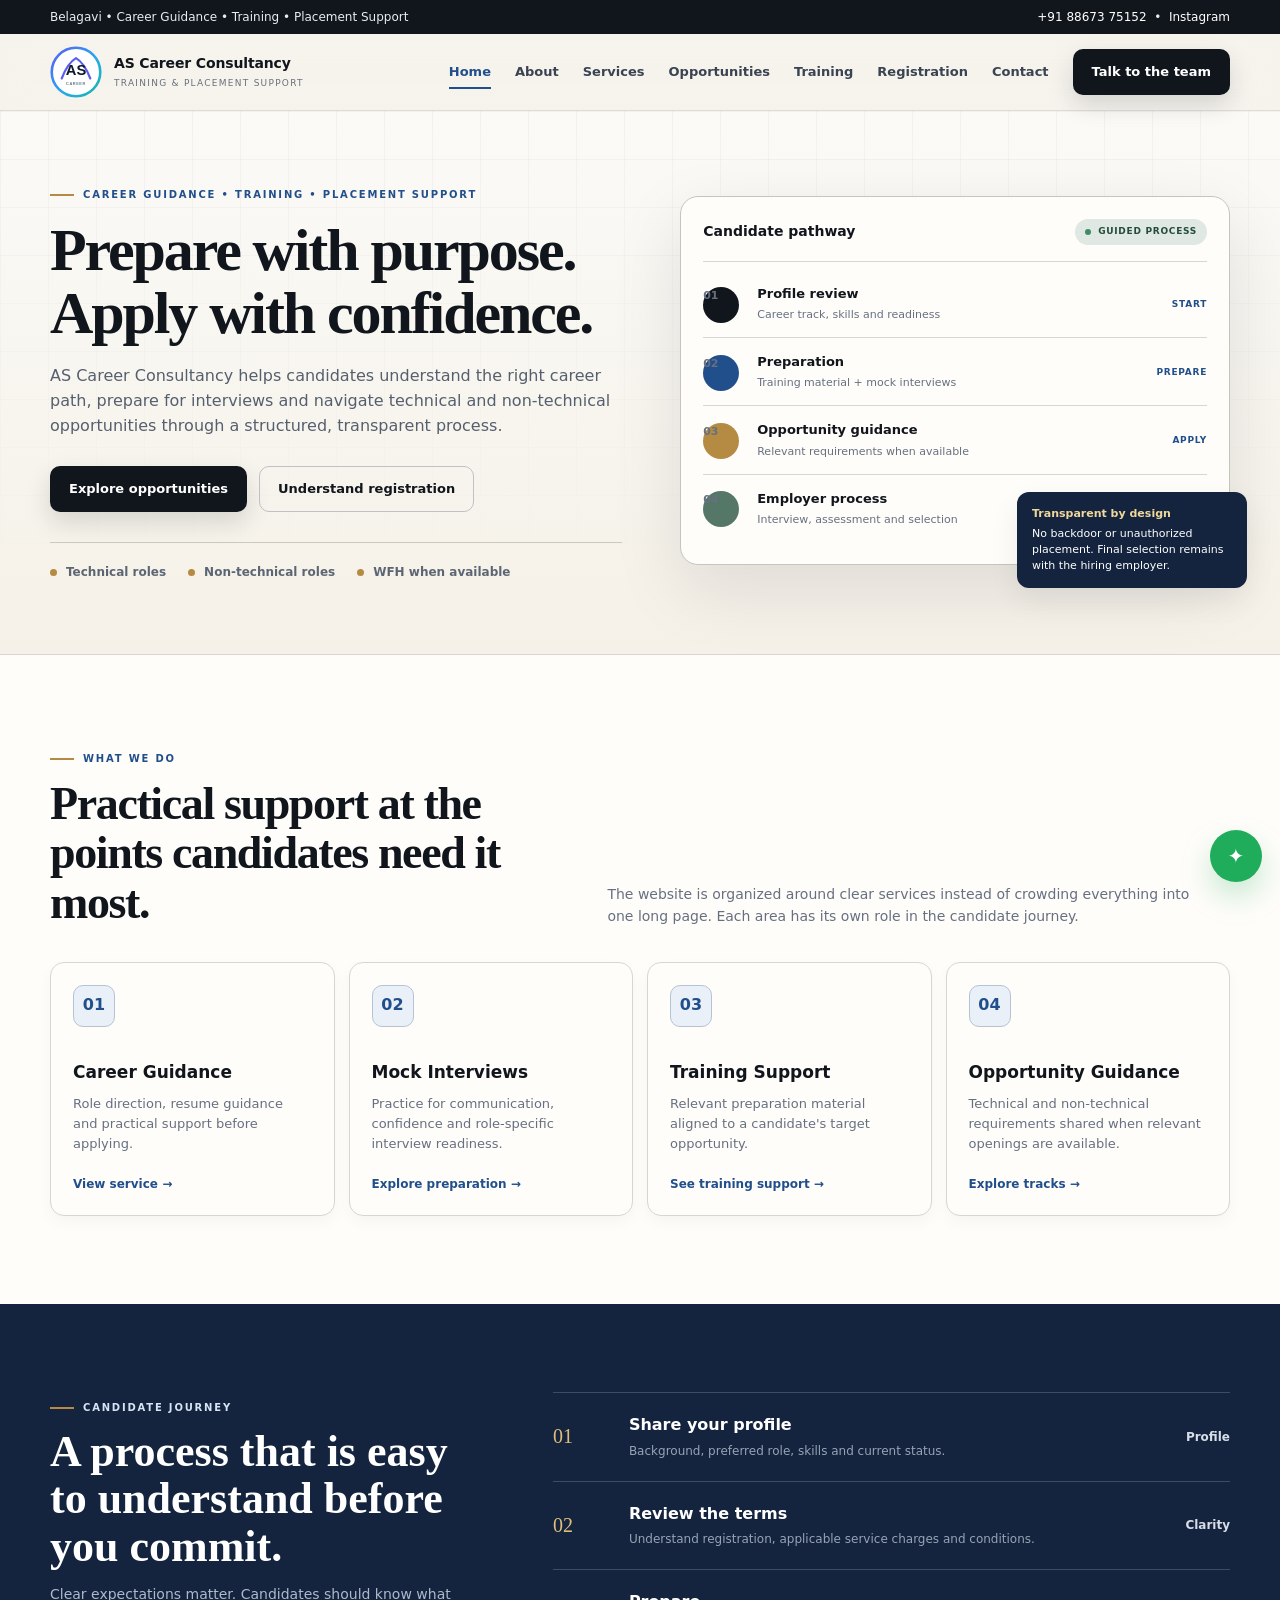
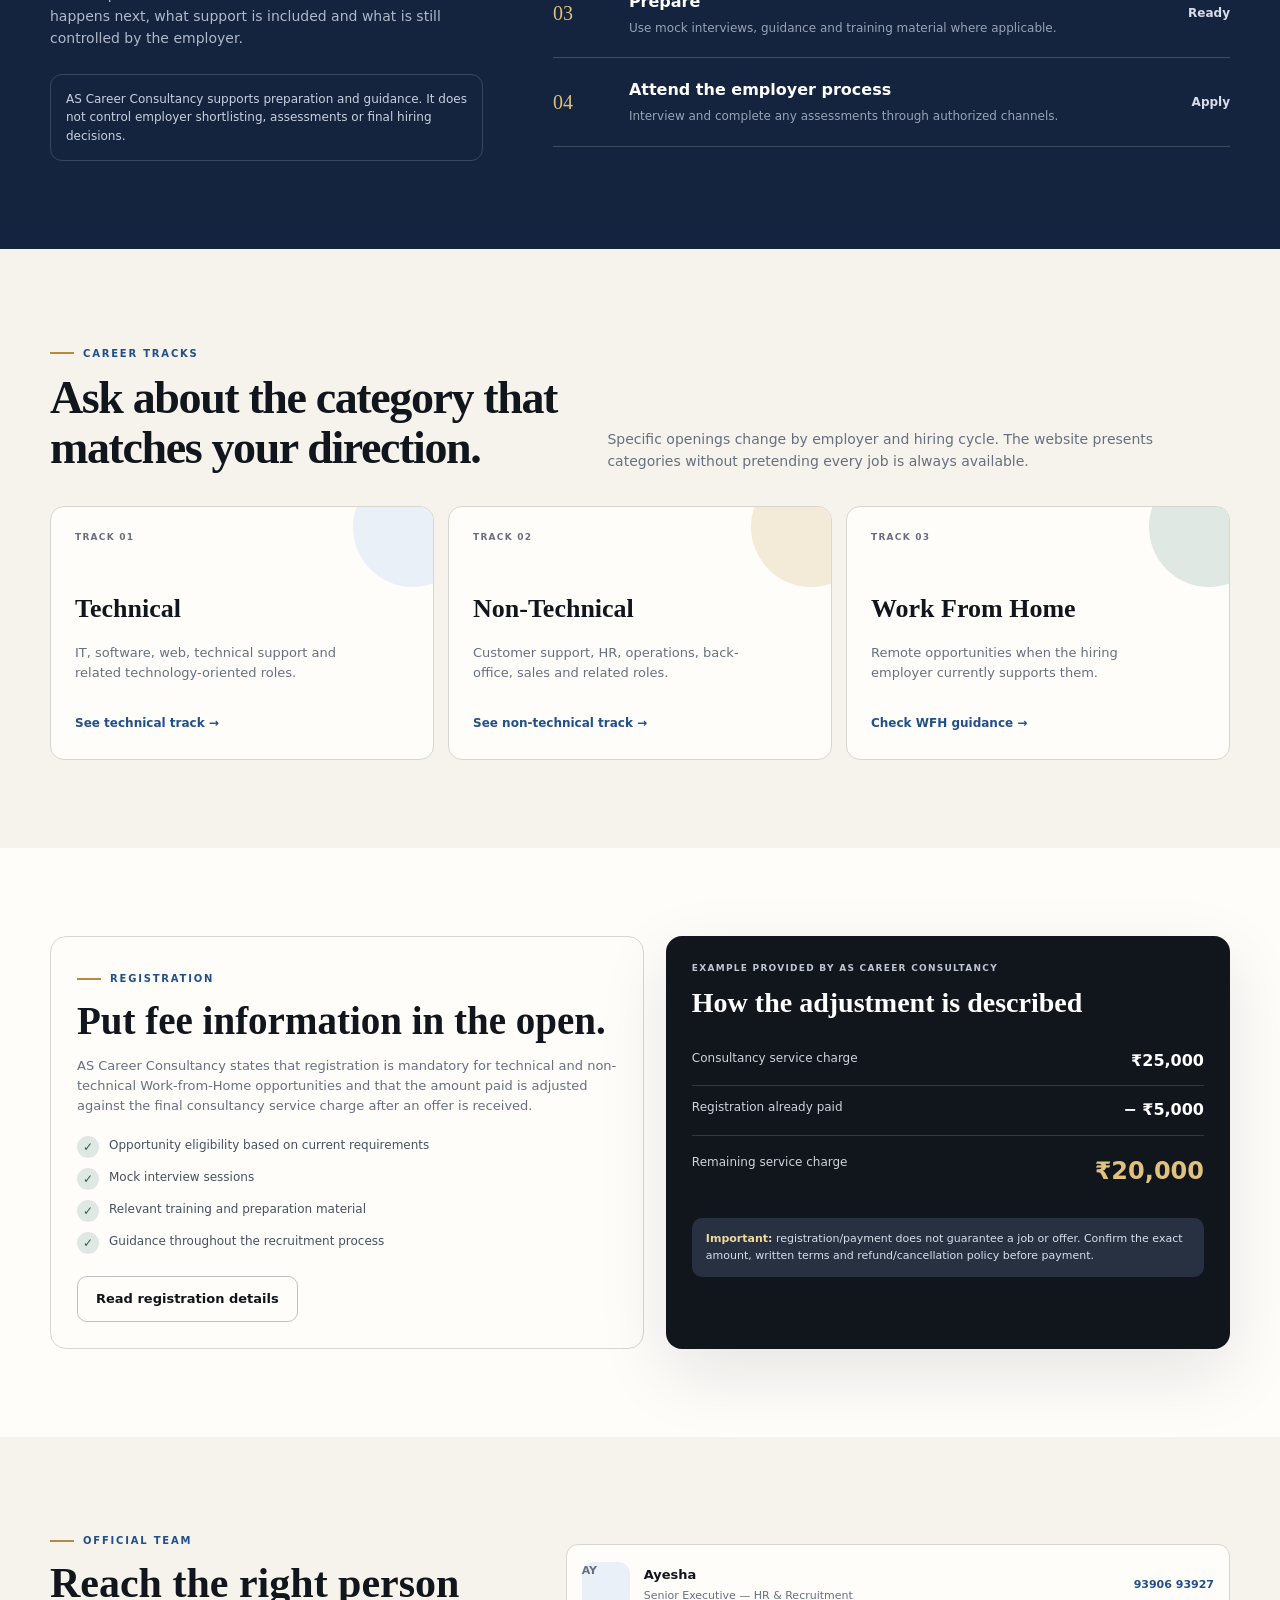
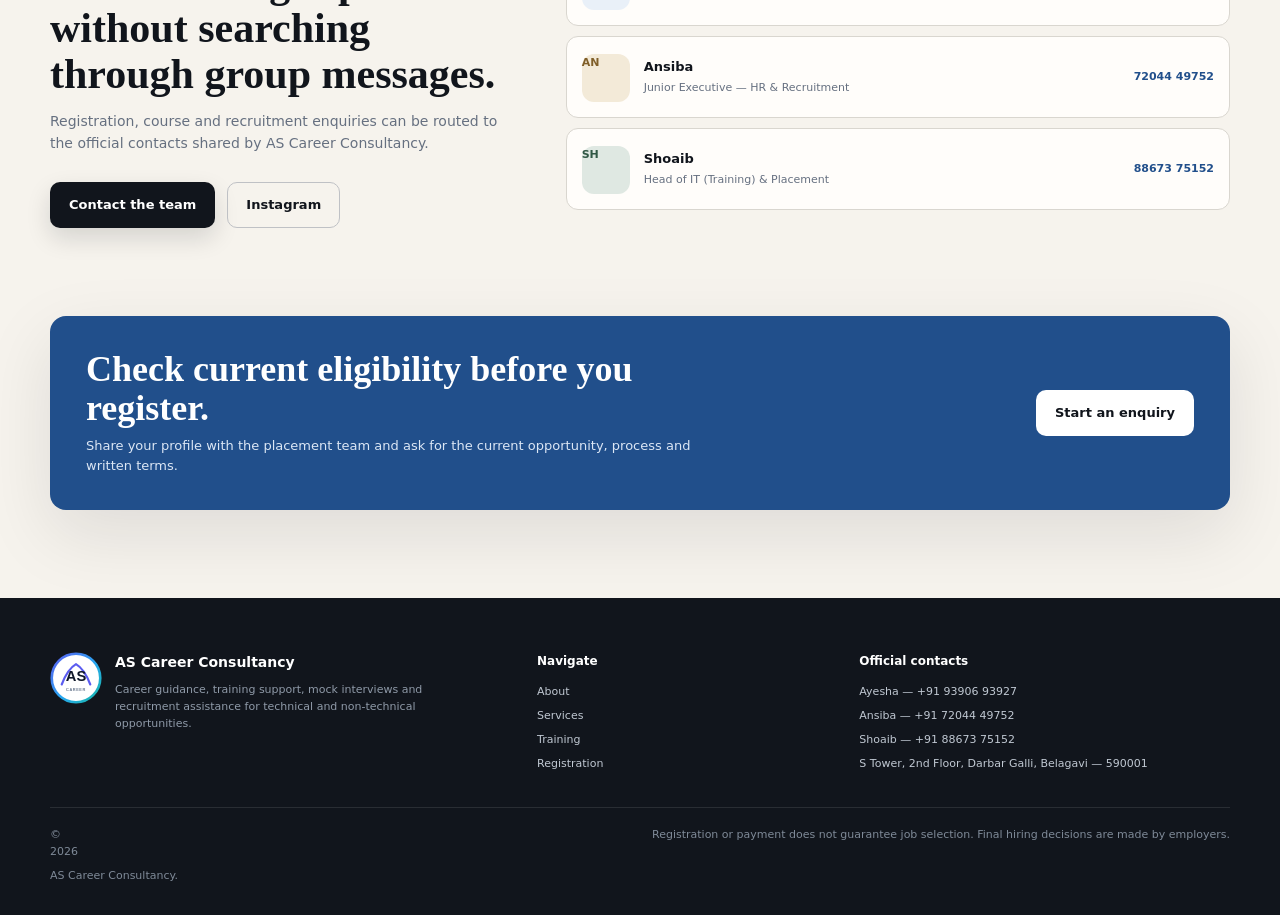
<file: index.html>
<!doctype html><html lang="en"><head><meta charset="utf-8"><meta name="viewport" content="width=device-width,initial-scale=1"><meta name="theme-color" content="#14233e"><meta name="description" content="AS Career Consultancy & Training Centre, Belagavi — career guidance, training, mock interviews and recruitment support."><title>AS Career Consultancy | Career Guidance & Placement Support</title><link rel="stylesheet" href="assets/styles.css"></head><body><div class="topline"><div class="container"><span>Belagavi • Career Guidance • Training • Placement Support</span><span><a href="tel:+918867375152">+91 88673 75152</a> &nbsp;•&nbsp; <a href="https://www.instagram.com/a_s_career_consultancy" target="_blank" rel="noopener">Instagram</a></span></div></div><header class="header"><div class="container nav"><a class="brand" href="index.html"><img src="assets/images/logo.svg" alt="AS Career Consultancy logo"><span><span class="brand-name">AS Career Consultancy</span><span class="brand-sub">Training & Placement Support</span></span></a><nav class="navlinks"><a class="active" href="index.html">Home</a><a href="about.html">About</a><a href="services.html">Services</a><a href="opportunities.html">Opportunities</a><a href="training.html">Training</a><a href="registration.html">Registration</a><a href="contact.html">Contact</a></nav><div class="nav-actions"><a class="btn btn-primary" href="contact.html">Talk to the team</a></div><button class="menu" aria-label="Open navigation"><span></span><span></span><span></span></button></div><div class="container mobile"><div class="mobile-box"><a href="index.html">Home</a><a href="about.html">About</a><a href="services.html">Services</a><a href="opportunities.html">Opportunities</a><a href="training.html">Training</a><a href="registration.html">Registration</a><a href="contact.html">Contact</a></div></div></header><main><section class="hero"><div class="container hero-grid"><div class="hero-copy reveal"><div class="eyebrow">Career guidance • training • placement support</div><h1>Prepare with purpose. Apply with confidence.</h1><p>AS Career Consultancy helps candidates understand the right career path, prepare for interviews and navigate technical and non-technical opportunities through a structured, transparent process.</p><div class="hero-actions"><a class="btn btn-primary" href="opportunities.html">Explore opportunities</a><a class="btn btn-outline" href="registration.html">Understand registration</a></div><div class="hero-proof"><span class="proof-item"><i></i>Technical roles</span><span class="proof-item"><i></i>Non-technical roles</span><span class="proof-item"><i></i>WFH when available</span></div></div><div class="career-board reveal"><div class="board-top"><strong>Candidate pathway</strong><span class="live-pill">Guided process</span></div><div class="board-list"><div class="board-row"><span class="board-num">01</span><div><strong>Profile review</strong><span>Career track, skills and readiness</span></div><span class="row-state">Start</span></div><div class="board-row"><span class="board-num">02</span><div><strong>Preparation</strong><span>Training material + mock interviews</span></div><span class="row-state">Prepare</span></div><div class="board-row"><span class="board-num">03</span><div><strong>Opportunity guidance</strong><span>Relevant requirements when available</span></div><span class="row-state">Apply</span></div><div class="board-row"><span class="board-num">04</span><div><strong>Employer process</strong><span>Interview, assessment and selection</span></div><span class="row-state">Proceed</span></div></div><div class="board-callout"><b>Transparent by design</b>No backdoor or unauthorized placement. Final selection remains with the hiring employer.</div></div></div></section><section class="section white"><div class="container"><div class="section-head reveal"><div><div class="eyebrow">What we do</div><h2>Practical support at the points candidates need it most.</h2></div><p>The website is organized around clear services instead of crowding everything into one long page. Each area has its own role in the candidate journey.</p></div><div class="service-grid"><article class="service-card reveal"><div class="service-icon">01</div><h3>Career Guidance</h3><p>Role direction, resume guidance and practical support before applying.</p><a href="services.html">View service →</a></article><article class="service-card reveal"><div class="service-icon">02</div><h3>Mock Interviews</h3><p>Practice for communication, confidence and role-specific interview readiness.</p><a href="training.html">Explore preparation →</a></article><article class="service-card reveal"><div class="service-icon">03</div><h3>Training Support</h3><p>Relevant preparation material aligned to a candidate's target opportunity.</p><a href="training.html">See training support →</a></article><article class="service-card reveal"><div class="service-icon">04</div><h3>Opportunity Guidance</h3><p>Technical and non-technical requirements shared when relevant openings are available.</p><a href="opportunities.html">Explore tracks →</a></article></div></div></section><section class="section navy"><div class="container journey"><div class="journey-intro reveal"><div class="eyebrow" style="color:#d8e3f3">Candidate journey</div><h2>A process that is easy to understand before you commit.</h2><p>Clear expectations matter. Candidates should know what happens next, what support is included and what is still controlled by the employer.</p><div class="journey-note">AS Career Consultancy supports preparation and guidance. It does not control employer shortlisting, assessments or final hiring decisions.</div></div><div class="steps reveal"><div class="step"><span class="step-num">01</span><div><h3>Share your profile</h3><p>Background, preferred role, skills and current status.</p></div><b>Profile</b></div><div class="step"><span class="step-num">02</span><div><h3>Review the terms</h3><p>Understand registration, applicable service charges and conditions.</p></div><b>Clarity</b></div><div class="step"><span class="step-num">03</span><div><h3>Prepare</h3><p>Use mock interviews, guidance and training material where applicable.</p></div><b>Ready</b></div><div class="step"><span class="step-num">04</span><div><h3>Attend the employer process</h3><p>Interview and complete any assessments through authorized channels.</p></div><b>Apply</b></div></div></div></section><section class="section"><div class="container"><div class="section-head reveal"><div><div class="eyebrow">Career tracks</div><h2>Ask about the category that matches your direction.</h2></div><p>Specific openings change by employer and hiring cycle. The website presents categories without pretending every job is always available.</p></div><div class="tracks"><article class="track reveal"><div class="label">Track 01</div><h3>Technical</h3><p>IT, software, web, technical support and related technology-oriented roles.</p><a href="opportunities.html">See technical track →</a></article><article class="track reveal"><div class="label">Track 02</div><h3>Non-Technical</h3><p>Customer support, HR, operations, back-office, sales and related roles.</p><a href="opportunities.html">See non-technical track →</a></article><article class="track reveal"><div class="label">Track 03</div><h3>Work From Home</h3><p>Remote opportunities when the hiring employer currently supports them.</p><a href="opportunities.html">Check WFH guidance →</a></article></div></div></section><section class="section white"><div class="container fee-wrap"><div class="fee-explainer reveal"><div class="eyebrow">Registration</div><h2>Put fee information in the open.</h2><p>AS Career Consultancy states that registration is mandatory for technical and non-technical Work-from-Home opportunities and that the amount paid is adjusted against the final consultancy service charge after an offer is received.</p><ul class="checks"><li>Opportunity eligibility based on current requirements</li><li>Mock interview sessions</li><li>Relevant training and preparation material</li><li>Guidance throughout the recruitment process</li></ul><a class="btn btn-outline" href="registration.html" style="margin-top:22px">Read registration details</a></div><div class="fee-card reveal"><div class="small">Example provided by AS Career Consultancy</div><h3>How the adjustment is described</h3><div class="money"><span>Consultancy service charge</span><strong>₹25,000</strong></div><div class="money"><span>Registration already paid</span><strong>− ₹5,000</strong></div><div class="money total"><span>Remaining service charge</span><strong>₹20,000</strong></div><div class="fee-warning"><b>Important:</b> registration/payment does not guarantee a job or offer. Confirm the exact amount, written terms and refund/cancellation policy before payment.</div></div></div></section><section class="section"><div class="container team-grid"><div class="team-copy reveal"><div class="eyebrow">Official team</div><h2>Reach the right person without searching through group messages.</h2><p>Registration, course and recruitment enquiries can be routed to the official contacts shared by AS Career Consultancy.</p><div class="hero-actions"><a class="btn btn-primary" href="contact.html">Contact the team</a><a class="btn btn-outline" href="https://www.instagram.com/a_s_career_consultancy" target="_blank" rel="noopener">Instagram</a></div></div><div class="team-list reveal"><a class="person" href="tel:+919390693927"><span class="avatar">AY</span><div><strong>Ayesha</strong><span>Senior Executive — HR & Recruitment</span></div><b>93906 93927</b></a><a class="person" href="tel:+917204449752"><span class="avatar">AN</span><div><strong>Ansiba</strong><span>Junior Executive — HR & Recruitment</span></div><b>72044 49752</b></a><a class="person" href="https://wa.me/918867375152" target="_blank"><span class="avatar">SH</span><div><strong>Shoaib</strong><span>Head of IT (Training) & Placement</span></div><b>88673 75152</b></a></div></div></section><section class="cta-band"><div class="container"><div class="cta-box reveal"><div><h2>Check current eligibility before you register.</h2><p>Share your profile with the placement team and ask for the current opportunity, process and written terms.</p></div><a class="btn btn-white" href="contact.html">Start an enquiry</a></div></div></section></main><footer class="footer"><div class="container footer-grid"><div class="footer-brand"><img src="assets/images/logo.svg" alt="AS Career Consultancy logo"><div><strong>AS Career Consultancy</strong><p>Career guidance, training support, mock interviews and recruitment assistance for technical and non-technical opportunities.</p></div></div><div><h4>Navigate</h4><a href="about.html">About</a><a href="services.html">Services</a><a href="training.html">Training</a><a href="registration.html">Registration</a></div><div><h4>Official contacts</h4><a href="tel:+919390693927">Ayesha — +91 93906 93927</a><a href="tel:+917204449752">Ansiba — +91 72044 49752</a><a href="tel:+918867375152">Shoaib — +91 88673 75152</a><span>S Tower, 2nd Floor, Darbar Galli, Belagavi — 590001</span></div></div><div class="container footer-bottom"><span>© <span id="year"></span> AS Career Consultancy.</span><span>Registration or payment does not guarantee job selection. Final hiring decisions are made by employers.</span></div></footer><a class="whatsapp" href="https://wa.me/918867375152" target="_blank" rel="noopener" aria-label="WhatsApp AS Career Consultancy">✦</a><script src="assets/main.js"></script></body></html>
</file>
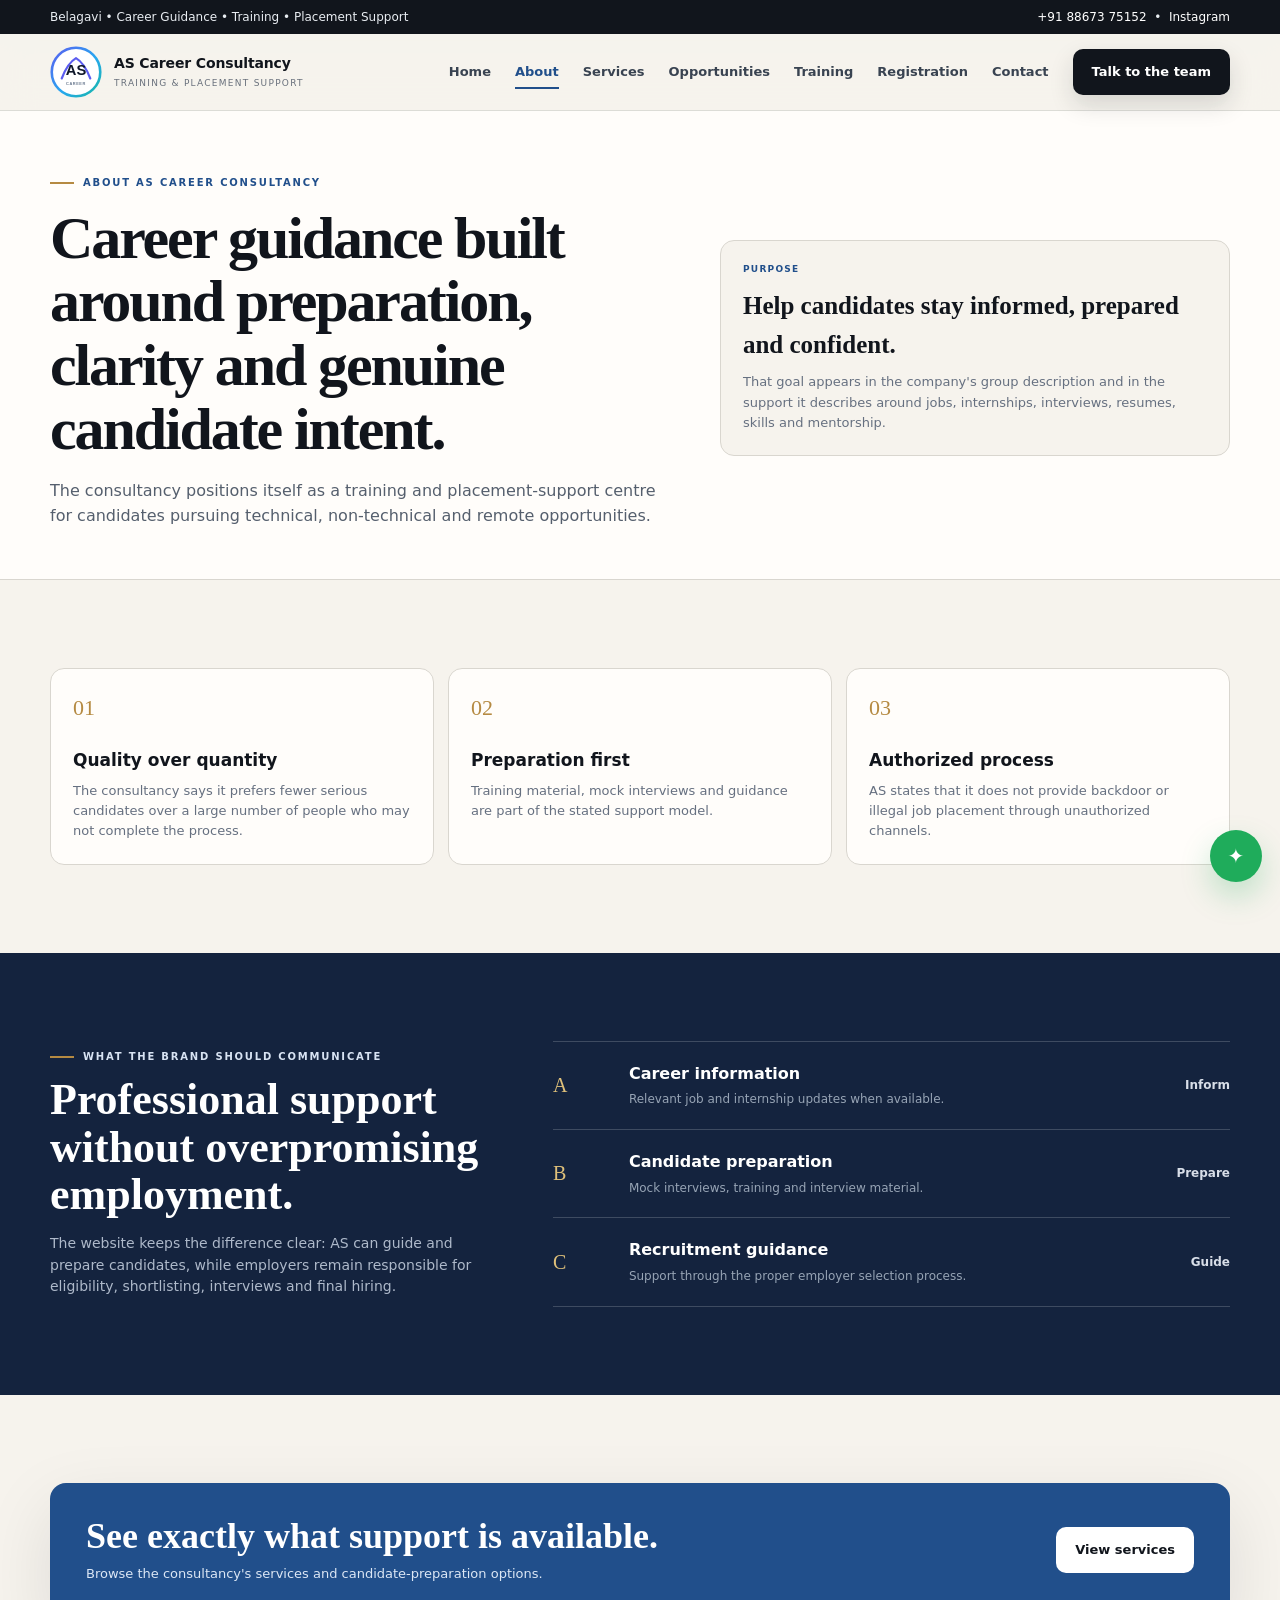
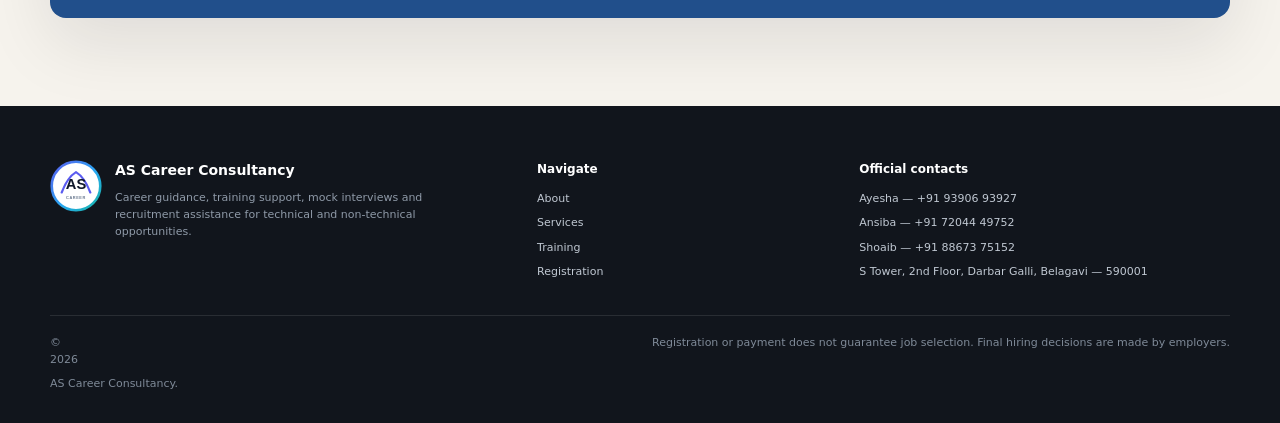
<file: about.html>
<!doctype html><html lang="en"><head><meta charset="utf-8"><meta name="viewport" content="width=device-width,initial-scale=1"><meta name="theme-color" content="#14233e"><meta name="description" content="AS Career Consultancy & Training Centre, Belagavi — career guidance, training, mock interviews and recruitment support."><title>About | AS Career Consultancy</title><link rel="stylesheet" href="assets/styles.css"></head><body><div class="topline"><div class="container"><span>Belagavi • Career Guidance • Training • Placement Support</span><span><a href="tel:+918867375152">+91 88673 75152</a> &nbsp;•&nbsp; <a href="https://www.instagram.com/a_s_career_consultancy" target="_blank" rel="noopener">Instagram</a></span></div></div><header class="header"><div class="container nav"><a class="brand" href="index.html"><img src="assets/images/logo.svg" alt="AS Career Consultancy logo"><span><span class="brand-name">AS Career Consultancy</span><span class="brand-sub">Training & Placement Support</span></span></a><nav class="navlinks"><a href="index.html">Home</a><a class="active" href="about.html">About</a><a href="services.html">Services</a><a href="opportunities.html">Opportunities</a><a href="training.html">Training</a><a href="registration.html">Registration</a><a href="contact.html">Contact</a></nav><div class="nav-actions"><a class="btn btn-primary" href="contact.html">Talk to the team</a></div><button class="menu" aria-label="Open navigation"><span></span><span></span><span></span></button></div><div class="container mobile"><div class="mobile-box"><a href="index.html">Home</a><a href="about.html">About</a><a href="services.html">Services</a><a href="opportunities.html">Opportunities</a><a href="training.html">Training</a><a href="registration.html">Registration</a><a href="contact.html">Contact</a></div></div></header><main><section class="page-hero"><div class="container page-hero-grid"><div class="reveal"><div class="eyebrow">About AS Career Consultancy</div><h1>Career guidance built around preparation, clarity and genuine candidate intent.</h1><p>The consultancy positions itself as a training and placement-support centre for candidates pursuing technical, non-technical and remote opportunities.</p></div><aside class="page-summary reveal"><div class="mini">Purpose</div><h3>Help candidates stay informed, prepared and confident.</h3><p>That goal appears in the company's group description and in the support it describes around jobs, internships, interviews, resumes, skills and mentorship.</p></aside></div></section><section class="section"><div class="container feature-list"><article class="feature reveal"><span class="n">01</span><h3>Quality over quantity</h3><p>The consultancy says it prefers fewer serious candidates over a large number of people who may not complete the process.</p></article><article class="feature reveal"><span class="n">02</span><h3>Preparation first</h3><p>Training material, mock interviews and guidance are part of the stated support model.</p></article><article class="feature reveal"><span class="n">03</span><h3>Authorized process</h3><p>AS states that it does not provide backdoor or illegal job placement through unauthorized channels.</p></article></div></section><section class="section navy"><div class="container journey"><div class="journey-intro reveal"><div class="eyebrow" style="color:#d8e3f3">What the brand should communicate</div><h2>Professional support without overpromising employment.</h2><p>The website keeps the difference clear: AS can guide and prepare candidates, while employers remain responsible for eligibility, shortlisting, interviews and final hiring.</p></div><div class="steps reveal"><div class="step"><span class="step-num">A</span><div><h3>Career information</h3><p>Relevant job and internship updates when available.</p></div><b>Inform</b></div><div class="step"><span class="step-num">B</span><div><h3>Candidate preparation</h3><p>Mock interviews, training and interview material.</p></div><b>Prepare</b></div><div class="step"><span class="step-num">C</span><div><h3>Recruitment guidance</h3><p>Support through the proper employer selection process.</p></div><b>Guide</b></div></div></div></section><section class="cta-band" style="padding-top:88px"><div class="container"><div class="cta-box reveal"><div><h2>See exactly what support is available.</h2><p>Browse the consultancy's services and candidate-preparation options.</p></div><a class="btn btn-white" href="services.html">View services</a></div></div></section></main><footer class="footer"><div class="container footer-grid"><div class="footer-brand"><img src="assets/images/logo.svg" alt="AS Career Consultancy logo"><div><strong>AS Career Consultancy</strong><p>Career guidance, training support, mock interviews and recruitment assistance for technical and non-technical opportunities.</p></div></div><div><h4>Navigate</h4><a href="about.html">About</a><a href="services.html">Services</a><a href="training.html">Training</a><a href="registration.html">Registration</a></div><div><h4>Official contacts</h4><a href="tel:+919390693927">Ayesha — +91 93906 93927</a><a href="tel:+917204449752">Ansiba — +91 72044 49752</a><a href="tel:+918867375152">Shoaib — +91 88673 75152</a><span>S Tower, 2nd Floor, Darbar Galli, Belagavi — 590001</span></div></div><div class="container footer-bottom"><span>© <span id="year"></span> AS Career Consultancy.</span><span>Registration or payment does not guarantee job selection. Final hiring decisions are made by employers.</span></div></footer><a class="whatsapp" href="https://wa.me/918867375152" target="_blank" rel="noopener" aria-label="WhatsApp AS Career Consultancy">✦</a><script src="assets/main.js"></script></body></html>
</file>
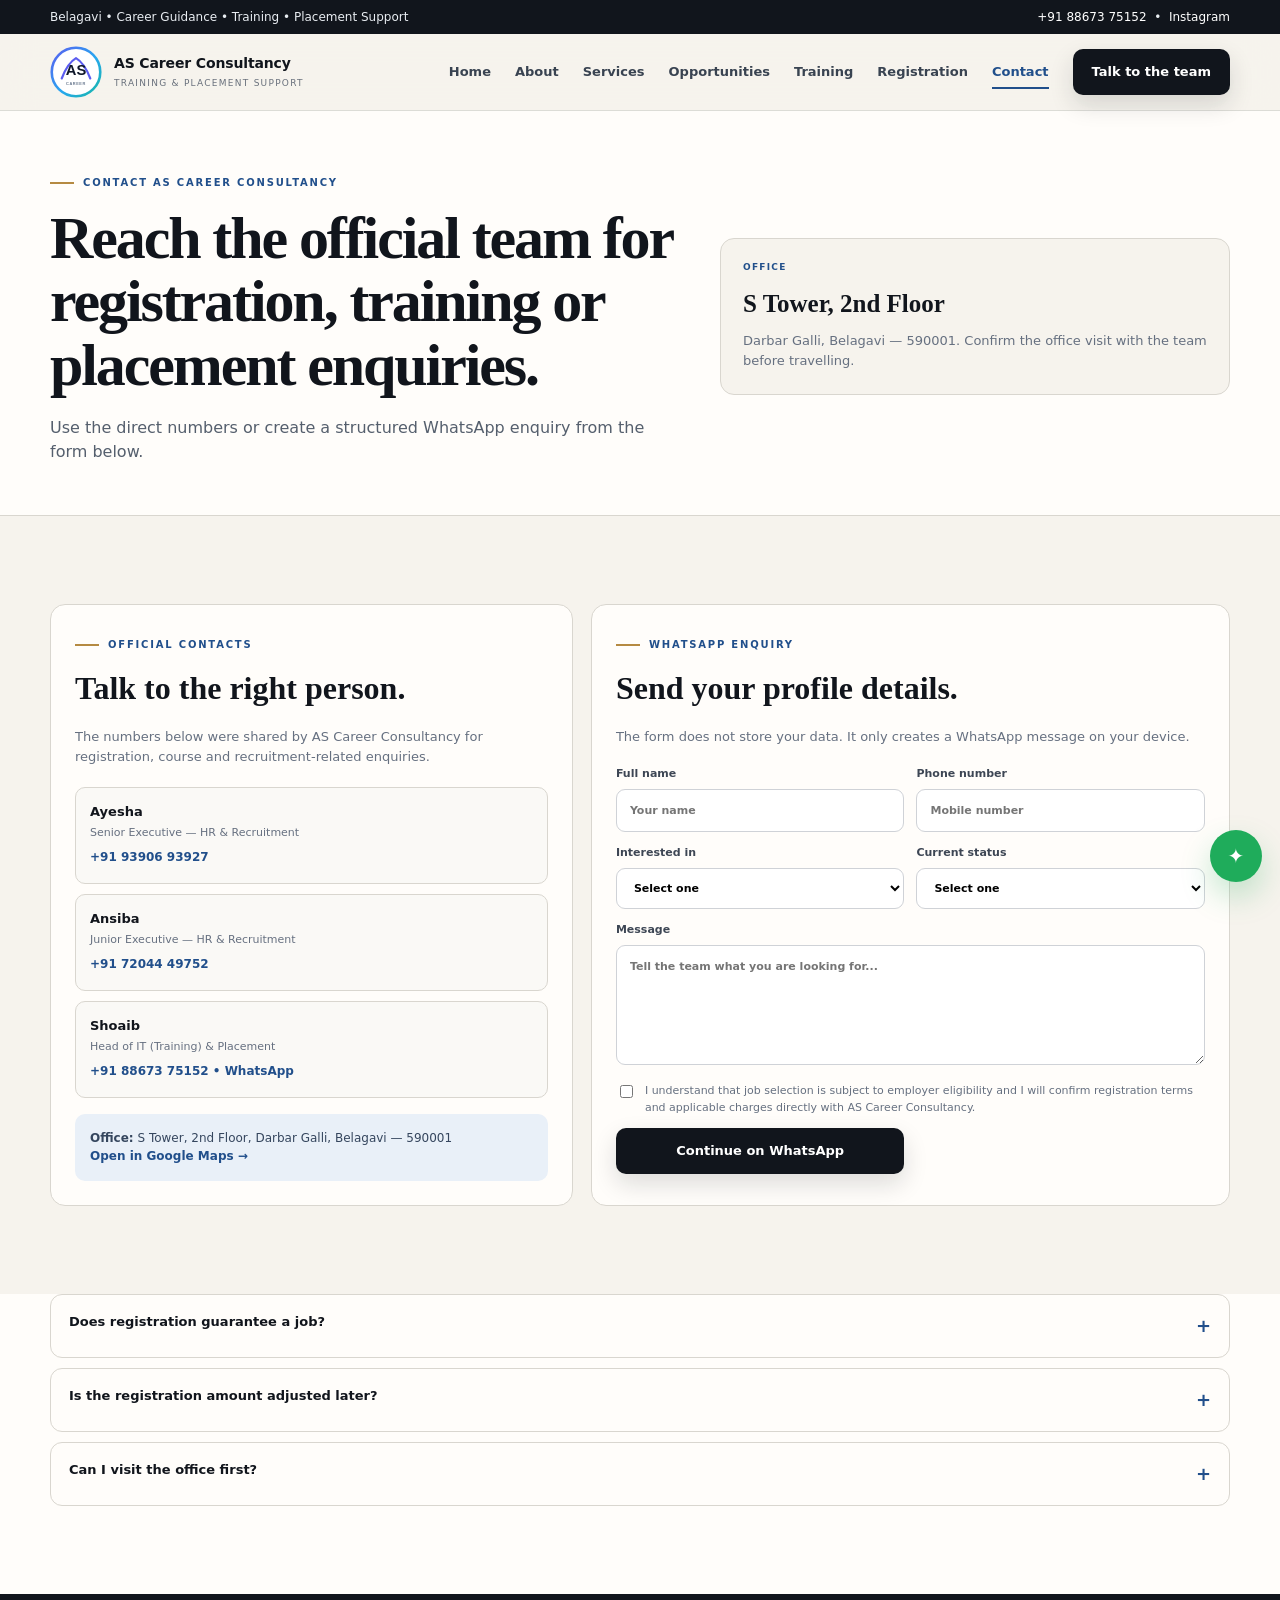
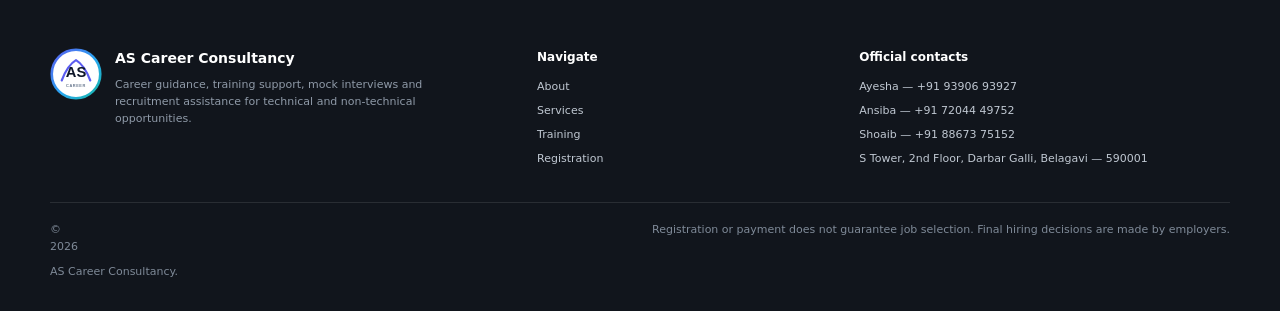
<file: contact.html>
<!doctype html><html lang="en"><head><meta charset="utf-8"><meta name="viewport" content="width=device-width,initial-scale=1"><meta name="theme-color" content="#14233e"><meta name="description" content="AS Career Consultancy & Training Centre, Belagavi — career guidance, training, mock interviews and recruitment support."><title>Contact | AS Career Consultancy</title><link rel="stylesheet" href="assets/styles.css"></head><body><div class="topline"><div class="container"><span>Belagavi • Career Guidance • Training • Placement Support</span><span><a href="tel:+918867375152">+91 88673 75152</a> &nbsp;•&nbsp; <a href="https://www.instagram.com/a_s_career_consultancy" target="_blank" rel="noopener">Instagram</a></span></div></div><header class="header"><div class="container nav"><a class="brand" href="index.html"><img src="assets/images/logo.svg" alt="AS Career Consultancy logo"><span><span class="brand-name">AS Career Consultancy</span><span class="brand-sub">Training & Placement Support</span></span></a><nav class="navlinks"><a href="index.html">Home</a><a href="about.html">About</a><a href="services.html">Services</a><a href="opportunities.html">Opportunities</a><a href="training.html">Training</a><a href="registration.html">Registration</a><a class="active" href="contact.html">Contact</a></nav><div class="nav-actions"><a class="btn btn-primary" href="contact.html">Talk to the team</a></div><button class="menu" aria-label="Open navigation"><span></span><span></span><span></span></button></div><div class="container mobile"><div class="mobile-box"><a href="index.html">Home</a><a href="about.html">About</a><a href="services.html">Services</a><a href="opportunities.html">Opportunities</a><a href="training.html">Training</a><a href="registration.html">Registration</a><a href="contact.html">Contact</a></div></div></header><main><section class="page-hero"><div class="container page-hero-grid"><div class="reveal"><div class="eyebrow">Contact AS Career Consultancy</div><h1>Reach the official team for registration, training or placement enquiries.</h1><p>Use the direct numbers or create a structured WhatsApp enquiry from the form below.</p></div><aside class="page-summary reveal"><div class="mini">Office</div><h3>S Tower, 2nd Floor</h3><p>Darbar Galli, Belagavi — 590001. Confirm the office visit with the team before travelling.</p></aside></div></section><section class="section"><div class="container contact-layout"><div class="contact-card reveal"><div class="eyebrow">Official contacts</div><h2>Talk to the right person.</h2><p>The numbers below were shared by AS Career Consultancy for registration, course and recruitment-related enquiries.</p><div class="contact-list"><div class="contact-item"><strong>Ayesha</strong><span>Senior Executive — HR & Recruitment</span><a href="tel:+919390693927">+91 93906 93927</a></div><div class="contact-item"><strong>Ansiba</strong><span>Junior Executive — HR & Recruitment</span><a href="tel:+917204449752">+91 72044 49752</a></div><div class="contact-item"><strong>Shoaib</strong><span>Head of IT (Training) & Placement</span><a href="https://wa.me/918867375152" target="_blank">+91 88673 75152 • WhatsApp</a></div></div><div class="office"><b>Office:</b> S Tower, 2nd Floor, Darbar Galli, Belagavi — 590001<br><a href="https://www.google.com/maps/search/?api=1&query=S%20Tower%202nd%20Floor%20Darbar%20Galli%20Belagavi%20590001" target="_blank" rel="noopener" style="color:var(--blue);font-weight:800">Open in Google Maps →</a></div></div><div class="form-card reveal"><div class="eyebrow">WhatsApp enquiry</div><h2>Send your profile details.</h2><p>The form does not store your data. It only creates a WhatsApp message on your device.</p><form id="whatsappForm" class="form-grid"><label class="field">Full name<input id="name" required placeholder="Your name"></label><label class="field">Phone number<input id="phone" required placeholder="Mobile number"></label><label class="field">Interested in<select id="track" required><option value="">Select one</option><option>Technical opportunities</option><option>Non-technical opportunities</option><option>Work From Home opportunities</option><option>Training / course</option><option>Career guidance</option></select></label><label class="field">Current status<select id="status" required><option value="">Select one</option><option>Student / Fresher</option><option>Experienced candidate</option><option>Actively looking for a job</option><option>Career break</option></select></label><label class="field full">Message<textarea id="message" placeholder="Tell the team what you are looking for..."></textarea></label><label class="consent"><input type="checkbox" required><span>I understand that job selection is subject to employer eligibility and I will confirm registration terms and applicable charges directly with AS Career Consultancy.</span></label><button class="btn btn-primary" type="submit">Continue on WhatsApp</button></form></div></div></section><section class="section white" style="padding-top:0"><div class="container faq"><details class="reveal"><summary>Does registration guarantee a job? <b>+</b></summary><p>No. Registration/payment does not guarantee shortlisting, interview success, an offer letter, salary or employment.</p></details><details class="reveal"><summary>Is the registration amount adjusted later? <b>+</b></summary><p>The consultancy states that the registration amount is adjusted against the final applicable consultancy service charge after an offer is received.</p></details><details class="reveal"><summary>Can I visit the office first? <b>+</b></summary><p>Yes. Confirm an office visit with the team and use the address shared above.</p></details></div></section></main><footer class="footer"><div class="container footer-grid"><div class="footer-brand"><img src="assets/images/logo.svg" alt="AS Career Consultancy logo"><div><strong>AS Career Consultancy</strong><p>Career guidance, training support, mock interviews and recruitment assistance for technical and non-technical opportunities.</p></div></div><div><h4>Navigate</h4><a href="about.html">About</a><a href="services.html">Services</a><a href="training.html">Training</a><a href="registration.html">Registration</a></div><div><h4>Official contacts</h4><a href="tel:+919390693927">Ayesha — +91 93906 93927</a><a href="tel:+917204449752">Ansiba — +91 72044 49752</a><a href="tel:+918867375152">Shoaib — +91 88673 75152</a><span>S Tower, 2nd Floor, Darbar Galli, Belagavi — 590001</span></div></div><div class="container footer-bottom"><span>© <span id="year"></span> AS Career Consultancy.</span><span>Registration or payment does not guarantee job selection. Final hiring decisions are made by employers.</span></div></footer><a class="whatsapp" href="https://wa.me/918867375152" target="_blank" rel="noopener" aria-label="WhatsApp AS Career Consultancy">✦</a><script src="assets/main.js"></script></body></html>
</file>
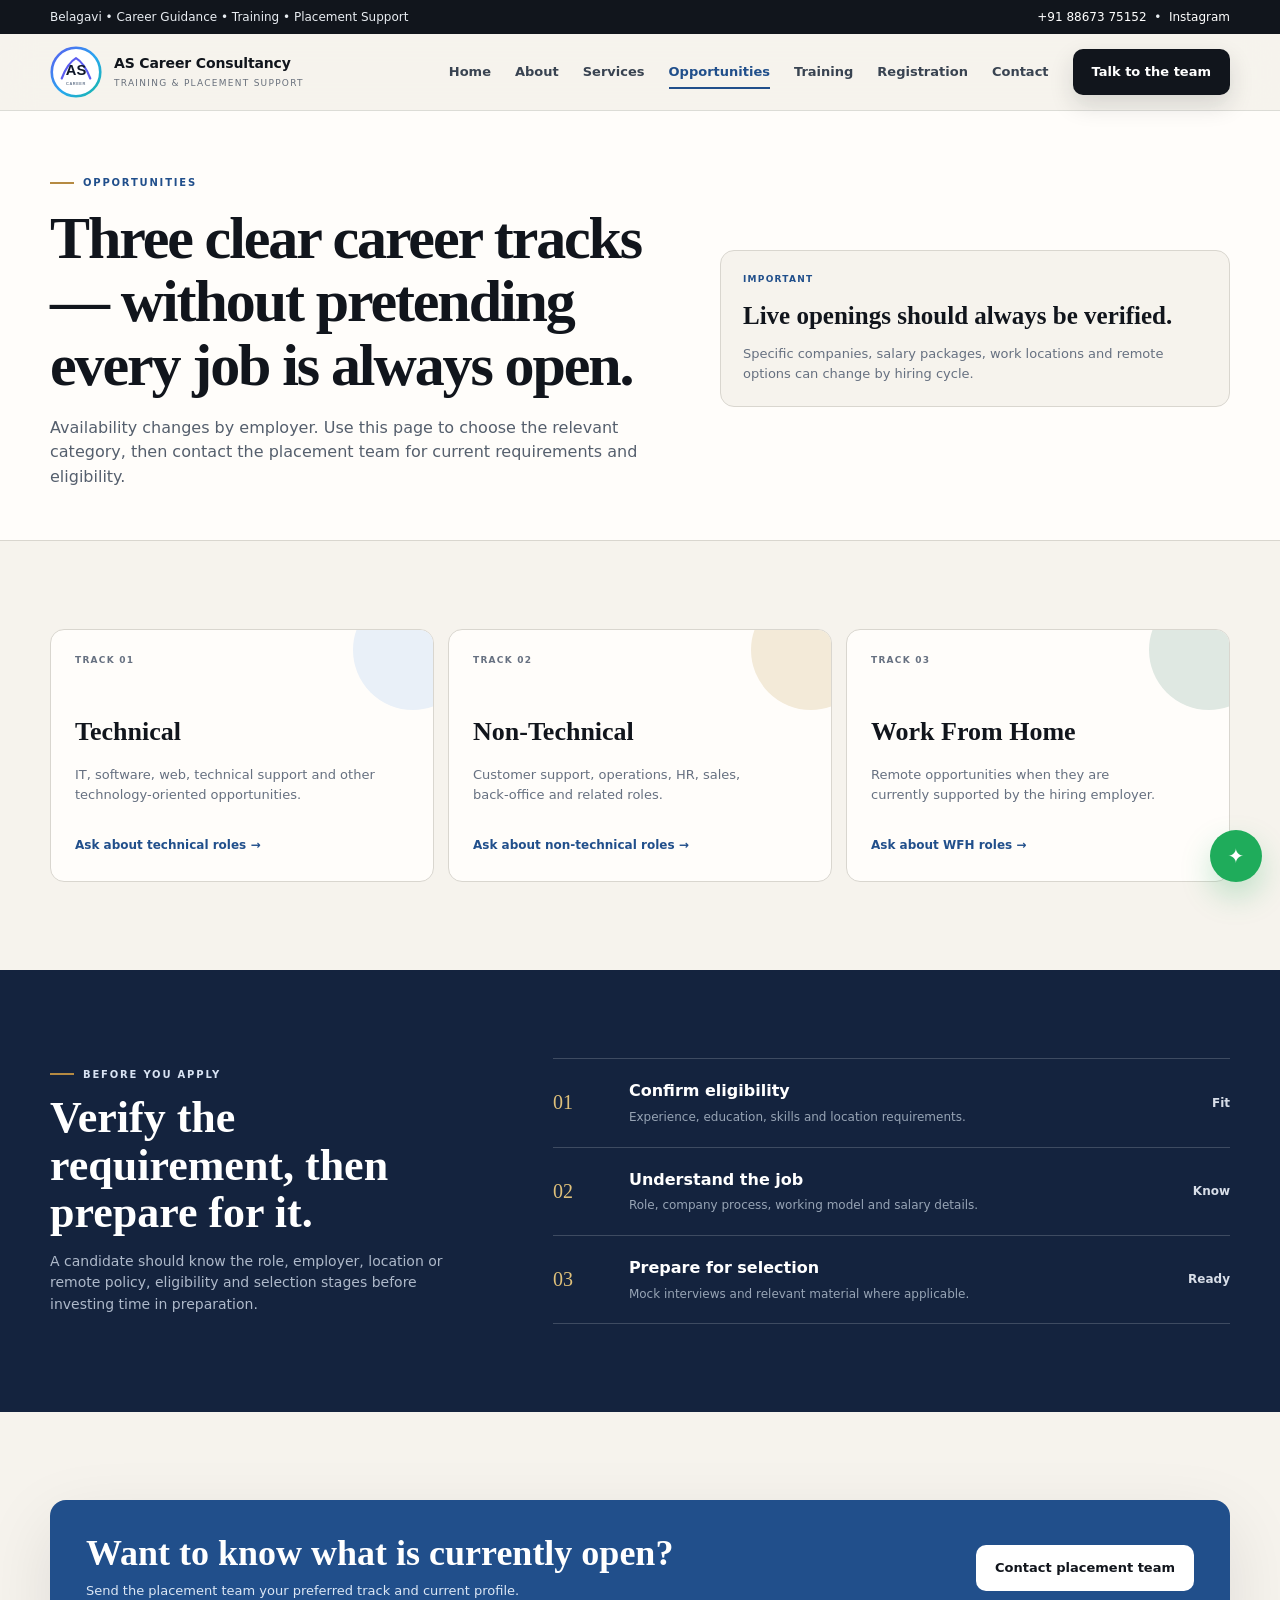
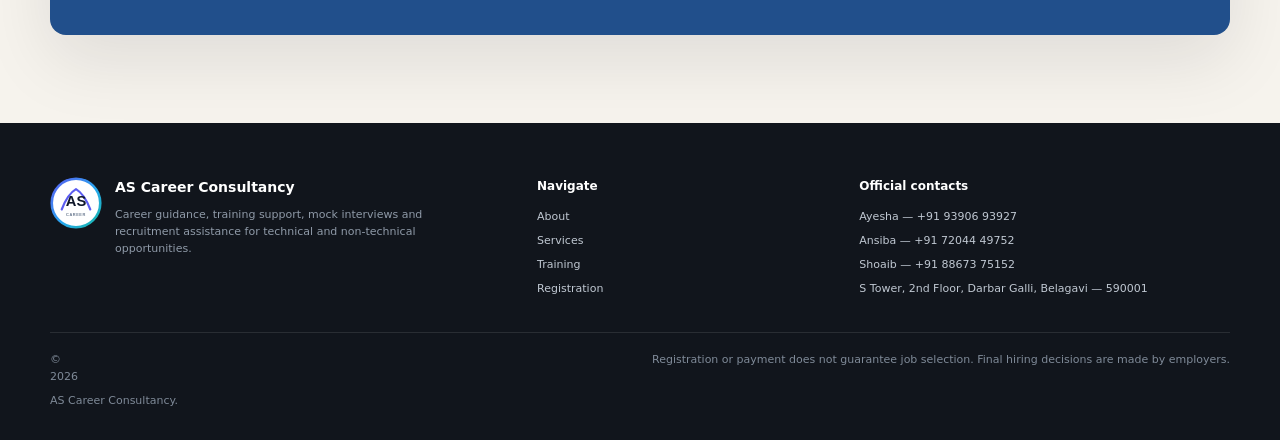
<file: opportunities.html>
<!doctype html><html lang="en"><head><meta charset="utf-8"><meta name="viewport" content="width=device-width,initial-scale=1"><meta name="theme-color" content="#14233e"><meta name="description" content="AS Career Consultancy & Training Centre, Belagavi — career guidance, training, mock interviews and recruitment support."><title>Opportunities | AS Career Consultancy</title><link rel="stylesheet" href="assets/styles.css"></head><body><div class="topline"><div class="container"><span>Belagavi • Career Guidance • Training • Placement Support</span><span><a href="tel:+918867375152">+91 88673 75152</a> &nbsp;•&nbsp; <a href="https://www.instagram.com/a_s_career_consultancy" target="_blank" rel="noopener">Instagram</a></span></div></div><header class="header"><div class="container nav"><a class="brand" href="index.html"><img src="assets/images/logo.svg" alt="AS Career Consultancy logo"><span><span class="brand-name">AS Career Consultancy</span><span class="brand-sub">Training & Placement Support</span></span></a><nav class="navlinks"><a href="index.html">Home</a><a href="about.html">About</a><a href="services.html">Services</a><a class="active" href="opportunities.html">Opportunities</a><a href="training.html">Training</a><a href="registration.html">Registration</a><a href="contact.html">Contact</a></nav><div class="nav-actions"><a class="btn btn-primary" href="contact.html">Talk to the team</a></div><button class="menu" aria-label="Open navigation"><span></span><span></span><span></span></button></div><div class="container mobile"><div class="mobile-box"><a href="index.html">Home</a><a href="about.html">About</a><a href="services.html">Services</a><a href="opportunities.html">Opportunities</a><a href="training.html">Training</a><a href="registration.html">Registration</a><a href="contact.html">Contact</a></div></div></header><main><section class="page-hero"><div class="container page-hero-grid"><div class="reveal"><div class="eyebrow">Opportunities</div><h1>Three clear career tracks — without pretending every job is always open.</h1><p>Availability changes by employer. Use this page to choose the relevant category, then contact the placement team for current requirements and eligibility.</p></div><aside class="page-summary reveal"><div class="mini">Important</div><h3>Live openings should always be verified.</h3><p>Specific companies, salary packages, work locations and remote options can change by hiring cycle.</p></aside></div></section><section class="section"><div class="container tracks"><article class="track reveal"><div class="label">Track 01</div><h3>Technical</h3><p>IT, software, web, technical support and other technology-oriented opportunities.</p><a href="https://wa.me/918867375152" target="_blank">Ask about technical roles →</a></article><article class="track reveal"><div class="label">Track 02</div><h3>Non-Technical</h3><p>Customer support, operations, HR, sales, back-office and related roles.</p><a href="https://wa.me/918867375152" target="_blank">Ask about non-technical roles →</a></article><article class="track reveal"><div class="label">Track 03</div><h3>Work From Home</h3><p>Remote opportunities when they are currently supported by the hiring employer.</p><a href="https://wa.me/918867375152" target="_blank">Ask about WFH roles →</a></article></div></section><section class="section navy"><div class="container journey"><div class="journey-intro reveal"><div class="eyebrow" style="color:#d8e3f3">Before you apply</div><h2>Verify the requirement, then prepare for it.</h2><p>A candidate should know the role, employer, location or remote policy, eligibility and selection stages before investing time in preparation.</p></div><div class="steps reveal"><div class="step"><span class="step-num">01</span><div><h3>Confirm eligibility</h3><p>Experience, education, skills and location requirements.</p></div><b>Fit</b></div><div class="step"><span class="step-num">02</span><div><h3>Understand the job</h3><p>Role, company process, working model and salary details.</p></div><b>Know</b></div><div class="step"><span class="step-num">03</span><div><h3>Prepare for selection</h3><p>Mock interviews and relevant material where applicable.</p></div><b>Ready</b></div></div></div></section><section class="cta-band" style="padding-top:88px"><div class="container"><div class="cta-box reveal"><div><h2>Want to know what is currently open?</h2><p>Send the placement team your preferred track and current profile.</p></div><a class="btn btn-white" href="contact.html">Contact placement team</a></div></div></section></main><footer class="footer"><div class="container footer-grid"><div class="footer-brand"><img src="assets/images/logo.svg" alt="AS Career Consultancy logo"><div><strong>AS Career Consultancy</strong><p>Career guidance, training support, mock interviews and recruitment assistance for technical and non-technical opportunities.</p></div></div><div><h4>Navigate</h4><a href="about.html">About</a><a href="services.html">Services</a><a href="training.html">Training</a><a href="registration.html">Registration</a></div><div><h4>Official contacts</h4><a href="tel:+919390693927">Ayesha — +91 93906 93927</a><a href="tel:+917204449752">Ansiba — +91 72044 49752</a><a href="tel:+918867375152">Shoaib — +91 88673 75152</a><span>S Tower, 2nd Floor, Darbar Galli, Belagavi — 590001</span></div></div><div class="container footer-bottom"><span>© <span id="year"></span> AS Career Consultancy.</span><span>Registration or payment does not guarantee job selection. Final hiring decisions are made by employers.</span></div></footer><a class="whatsapp" href="https://wa.me/918867375152" target="_blank" rel="noopener" aria-label="WhatsApp AS Career Consultancy">✦</a><script src="assets/main.js"></script></body></html>
</file>
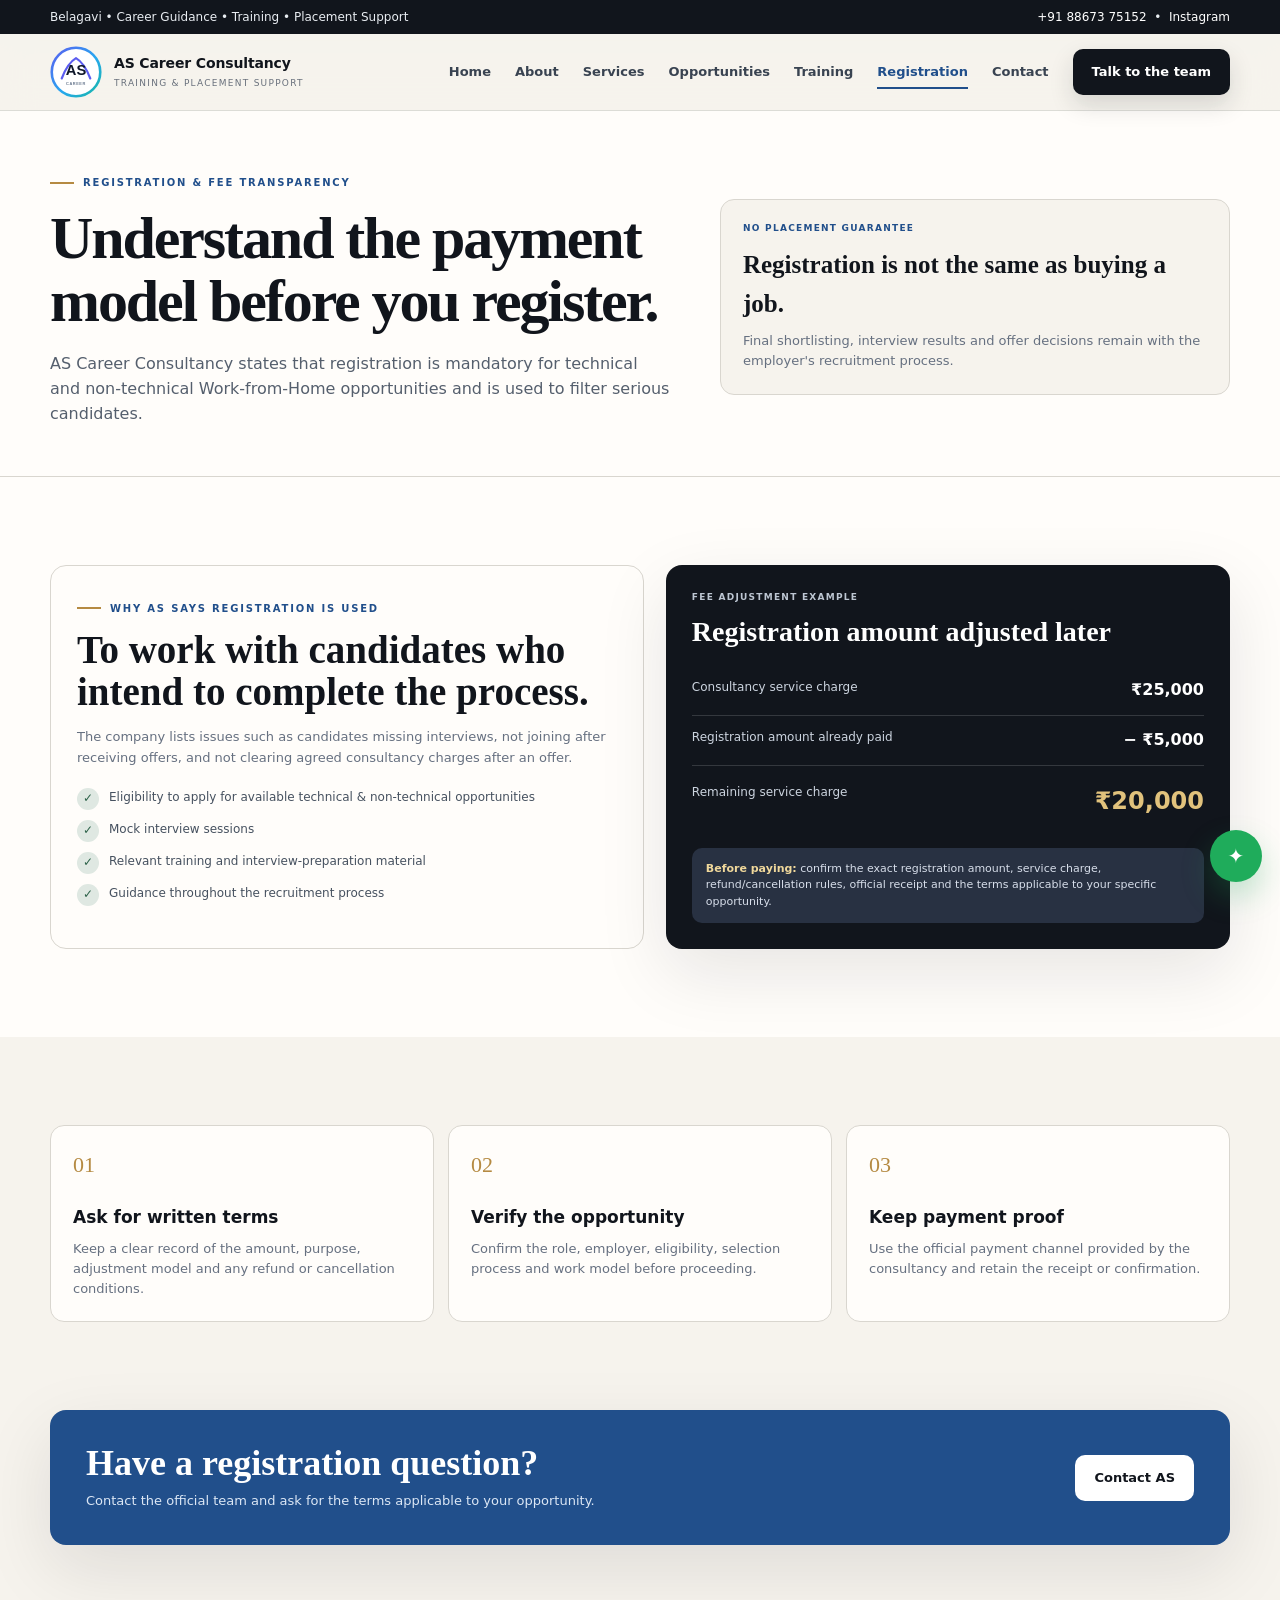
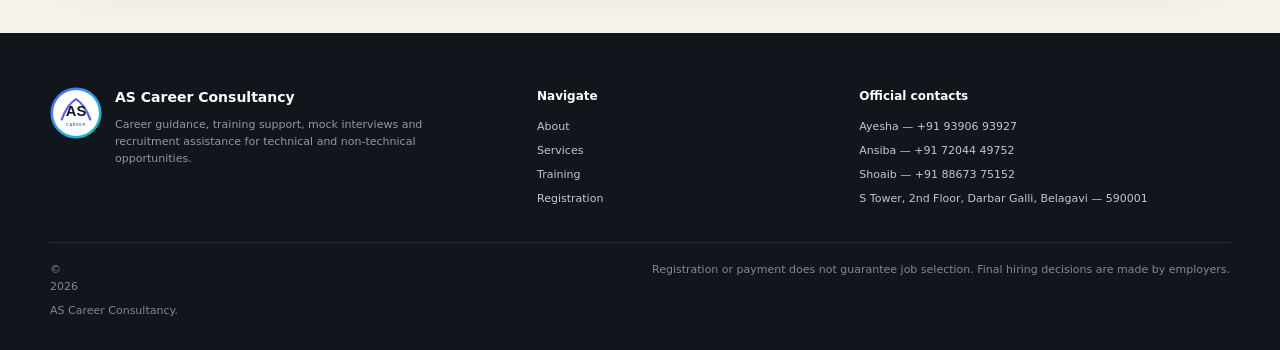
<file: registration.html>
<!doctype html><html lang="en"><head><meta charset="utf-8"><meta name="viewport" content="width=device-width,initial-scale=1"><meta name="theme-color" content="#14233e"><meta name="description" content="AS Career Consultancy & Training Centre, Belagavi — career guidance, training, mock interviews and recruitment support."><title>Registration | AS Career Consultancy</title><link rel="stylesheet" href="assets/styles.css"></head><body><div class="topline"><div class="container"><span>Belagavi • Career Guidance • Training • Placement Support</span><span><a href="tel:+918867375152">+91 88673 75152</a> &nbsp;•&nbsp; <a href="https://www.instagram.com/a_s_career_consultancy" target="_blank" rel="noopener">Instagram</a></span></div></div><header class="header"><div class="container nav"><a class="brand" href="index.html"><img src="assets/images/logo.svg" alt="AS Career Consultancy logo"><span><span class="brand-name">AS Career Consultancy</span><span class="brand-sub">Training & Placement Support</span></span></a><nav class="navlinks"><a href="index.html">Home</a><a href="about.html">About</a><a href="services.html">Services</a><a href="opportunities.html">Opportunities</a><a href="training.html">Training</a><a class="active" href="registration.html">Registration</a><a href="contact.html">Contact</a></nav><div class="nav-actions"><a class="btn btn-primary" href="contact.html">Talk to the team</a></div><button class="menu" aria-label="Open navigation"><span></span><span></span><span></span></button></div><div class="container mobile"><div class="mobile-box"><a href="index.html">Home</a><a href="about.html">About</a><a href="services.html">Services</a><a href="opportunities.html">Opportunities</a><a href="training.html">Training</a><a href="registration.html">Registration</a><a href="contact.html">Contact</a></div></div></header><main><section class="page-hero"><div class="container page-hero-grid"><div class="reveal"><div class="eyebrow">Registration & Fee Transparency</div><h1>Understand the payment model before you register.</h1><p>AS Career Consultancy states that registration is mandatory for technical and non-technical Work-from-Home opportunities and is used to filter serious candidates.</p></div><aside class="page-summary reveal"><div class="mini">No placement guarantee</div><h3>Registration is not the same as buying a job.</h3><p>Final shortlisting, interview results and offer decisions remain with the employer's recruitment process.</p></aside></div></section><section class="section white"><div class="container fee-wrap"><div class="fee-explainer reveal"><div class="eyebrow">Why AS says registration is used</div><h2>To work with candidates who intend to complete the process.</h2><p>The company lists issues such as candidates missing interviews, not joining after receiving offers, and not clearing agreed consultancy charges after an offer.</p><ul class="checks"><li>Eligibility to apply for available technical & non-technical opportunities</li><li>Mock interview sessions</li><li>Relevant training and interview-preparation material</li><li>Guidance throughout the recruitment process</li></ul></div><div class="fee-card reveal"><div class="small">Fee adjustment example</div><h3>Registration amount adjusted later</h3><div class="money"><span>Consultancy service charge</span><strong>₹25,000</strong></div><div class="money"><span>Registration amount already paid</span><strong>− ₹5,000</strong></div><div class="money total"><span>Remaining service charge</span><strong>₹20,000</strong></div><div class="fee-warning"><b>Before paying:</b> confirm the exact registration amount, service charge, refund/cancellation rules, official receipt and the terms applicable to your specific opportunity.</div></div></div></section><section class="section"><div class="container feature-list"><article class="feature reveal"><span class="n">01</span><h3>Ask for written terms</h3><p>Keep a clear record of the amount, purpose, adjustment model and any refund or cancellation conditions.</p></article><article class="feature reveal"><span class="n">02</span><h3>Verify the opportunity</h3><p>Confirm the role, employer, eligibility, selection process and work model before proceeding.</p></article><article class="feature reveal"><span class="n">03</span><h3>Keep payment proof</h3><p>Use the official payment channel provided by the consultancy and retain the receipt or confirmation.</p></article></div></section><section class="cta-band"><div class="container"><div class="cta-box reveal"><div><h2>Have a registration question?</h2><p>Contact the official team and ask for the terms applicable to your opportunity.</p></div><a class="btn btn-white" href="contact.html">Contact AS</a></div></div></section></main><footer class="footer"><div class="container footer-grid"><div class="footer-brand"><img src="assets/images/logo.svg" alt="AS Career Consultancy logo"><div><strong>AS Career Consultancy</strong><p>Career guidance, training support, mock interviews and recruitment assistance for technical and non-technical opportunities.</p></div></div><div><h4>Navigate</h4><a href="about.html">About</a><a href="services.html">Services</a><a href="training.html">Training</a><a href="registration.html">Registration</a></div><div><h4>Official contacts</h4><a href="tel:+919390693927">Ayesha — +91 93906 93927</a><a href="tel:+917204449752">Ansiba — +91 72044 49752</a><a href="tel:+918867375152">Shoaib — +91 88673 75152</a><span>S Tower, 2nd Floor, Darbar Galli, Belagavi — 590001</span></div></div><div class="container footer-bottom"><span>© <span id="year"></span> AS Career Consultancy.</span><span>Registration or payment does not guarantee job selection. Final hiring decisions are made by employers.</span></div></footer><a class="whatsapp" href="https://wa.me/918867375152" target="_blank" rel="noopener" aria-label="WhatsApp AS Career Consultancy">✦</a><script src="assets/main.js"></script></body></html>
</file>
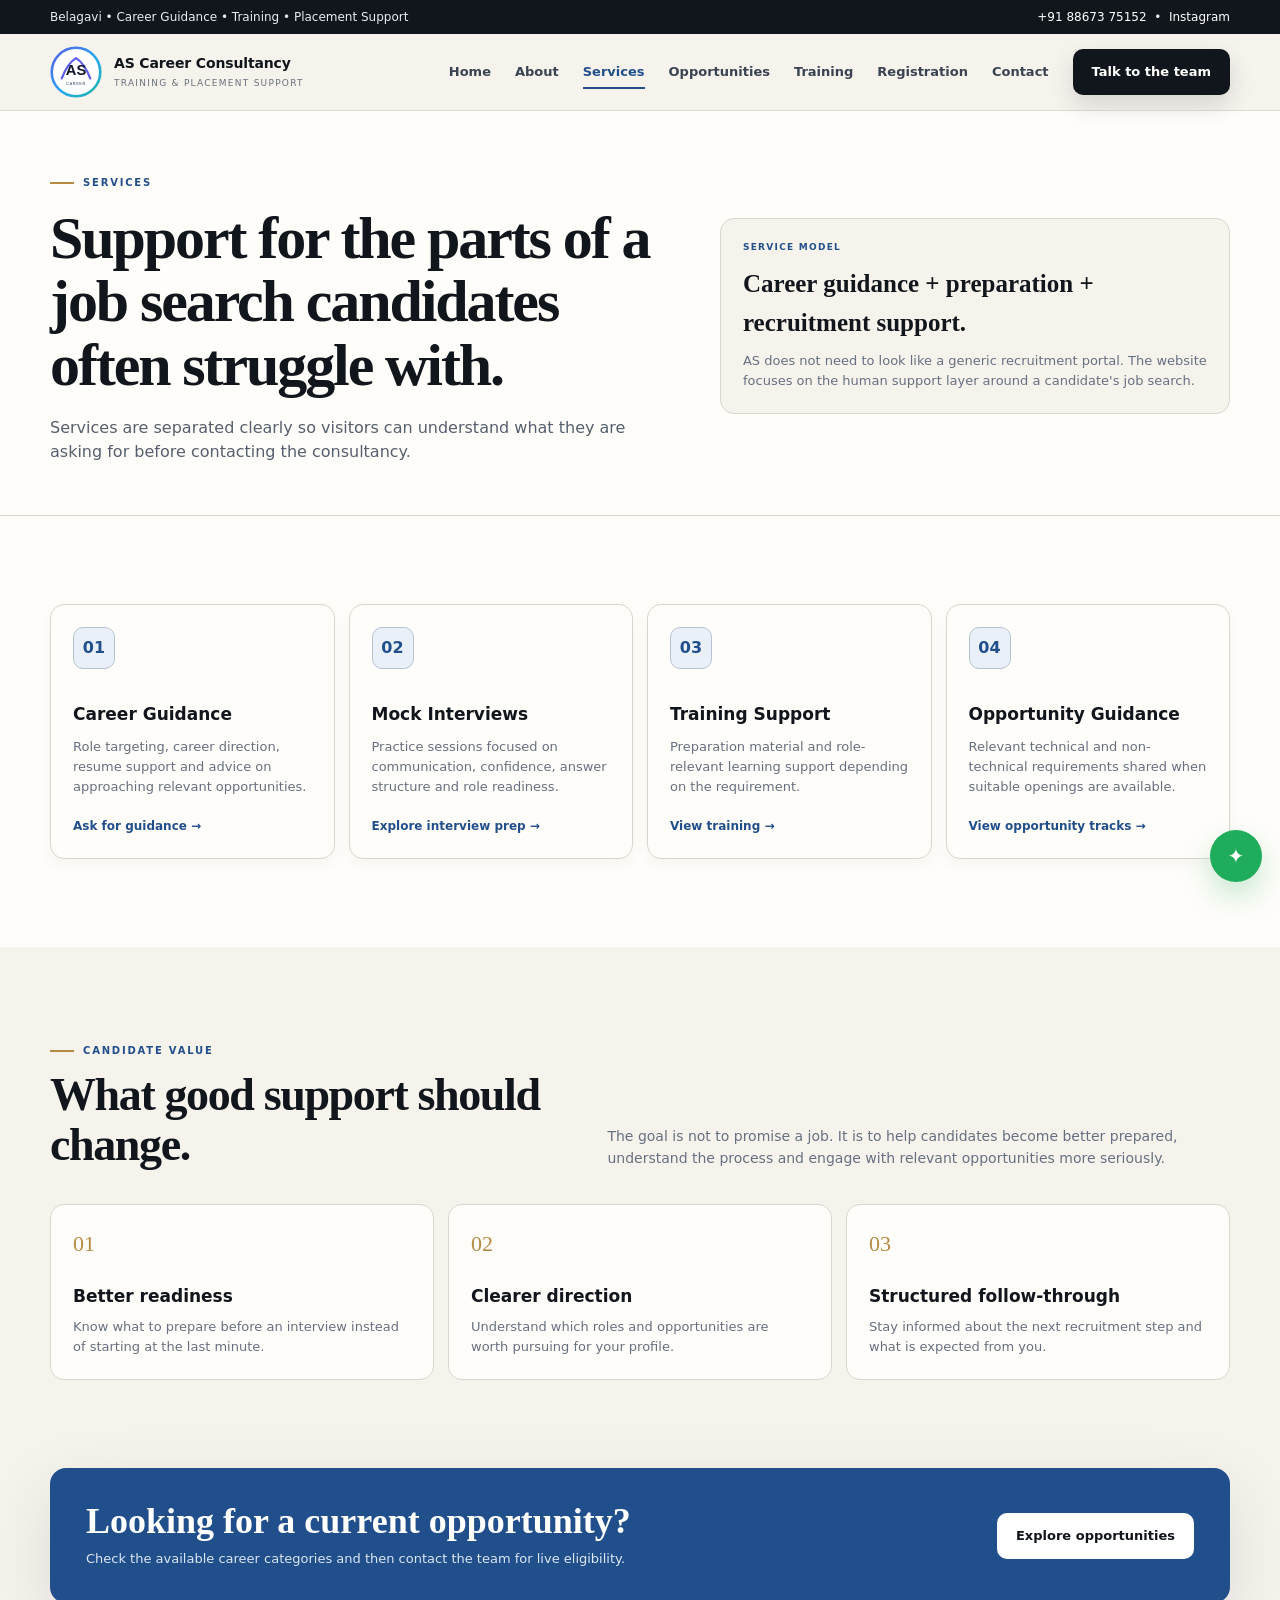
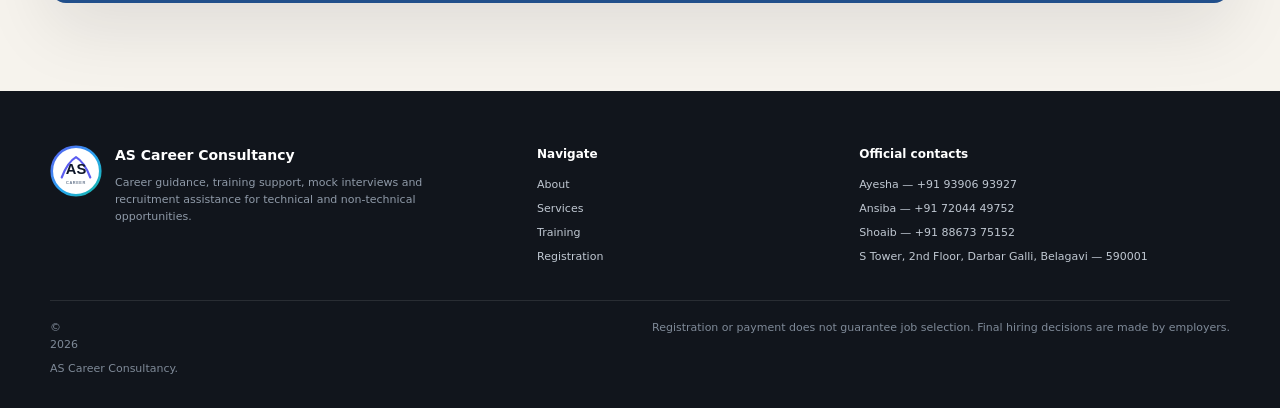
<file: services.html>
<!doctype html><html lang="en"><head><meta charset="utf-8"><meta name="viewport" content="width=device-width,initial-scale=1"><meta name="theme-color" content="#14233e"><meta name="description" content="AS Career Consultancy & Training Centre, Belagavi — career guidance, training, mock interviews and recruitment support."><title>Services | AS Career Consultancy</title><link rel="stylesheet" href="assets/styles.css"></head><body><div class="topline"><div class="container"><span>Belagavi • Career Guidance • Training • Placement Support</span><span><a href="tel:+918867375152">+91 88673 75152</a> &nbsp;•&nbsp; <a href="https://www.instagram.com/a_s_career_consultancy" target="_blank" rel="noopener">Instagram</a></span></div></div><header class="header"><div class="container nav"><a class="brand" href="index.html"><img src="assets/images/logo.svg" alt="AS Career Consultancy logo"><span><span class="brand-name">AS Career Consultancy</span><span class="brand-sub">Training & Placement Support</span></span></a><nav class="navlinks"><a href="index.html">Home</a><a href="about.html">About</a><a class="active" href="services.html">Services</a><a href="opportunities.html">Opportunities</a><a href="training.html">Training</a><a href="registration.html">Registration</a><a href="contact.html">Contact</a></nav><div class="nav-actions"><a class="btn btn-primary" href="contact.html">Talk to the team</a></div><button class="menu" aria-label="Open navigation"><span></span><span></span><span></span></button></div><div class="container mobile"><div class="mobile-box"><a href="index.html">Home</a><a href="about.html">About</a><a href="services.html">Services</a><a href="opportunities.html">Opportunities</a><a href="training.html">Training</a><a href="registration.html">Registration</a><a href="contact.html">Contact</a></div></div></header><main><section class="page-hero"><div class="container page-hero-grid"><div class="reveal"><div class="eyebrow">Services</div><h1>Support for the parts of a job search candidates often struggle with.</h1><p>Services are separated clearly so visitors can understand what they are asking for before contacting the consultancy.</p></div><aside class="page-summary reveal"><div class="mini">Service model</div><h3>Career guidance + preparation + recruitment support.</h3><p>AS does not need to look like a generic recruitment portal. The website focuses on the human support layer around a candidate's job search.</p></aside></div></section><section class="section white"><div class="container service-grid"><article class="service-card reveal"><div class="service-icon">01</div><h3>Career Guidance</h3><p>Role targeting, career direction, resume support and advice on approaching relevant opportunities.</p><a href="contact.html">Ask for guidance →</a></article><article class="service-card reveal"><div class="service-icon">02</div><h3>Mock Interviews</h3><p>Practice sessions focused on communication, confidence, answer structure and role readiness.</p><a href="training.html">Explore interview prep →</a></article><article class="service-card reveal"><div class="service-icon">03</div><h3>Training Support</h3><p>Preparation material and role-relevant learning support depending on the requirement.</p><a href="training.html">View training →</a></article><article class="service-card reveal"><div class="service-icon">04</div><h3>Opportunity Guidance</h3><p>Relevant technical and non-technical requirements shared when suitable openings are available.</p><a href="opportunities.html">View opportunity tracks →</a></article></div></section><section class="section"><div class="container section-head"><div class="reveal"><div class="eyebrow">Candidate value</div><h2>What good support should change.</h2></div><p class="reveal">The goal is not to promise a job. It is to help candidates become better prepared, understand the process and engage with relevant opportunities more seriously.</p></div><div class="container feature-list"><article class="feature reveal"><span class="n">01</span><h3>Better readiness</h3><p>Know what to prepare before an interview instead of starting at the last minute.</p></article><article class="feature reveal"><span class="n">02</span><h3>Clearer direction</h3><p>Understand which roles and opportunities are worth pursuing for your profile.</p></article><article class="feature reveal"><span class="n">03</span><h3>Structured follow-through</h3><p>Stay informed about the next recruitment step and what is expected from you.</p></article></div></section><section class="cta-band"><div class="container"><div class="cta-box reveal"><div><h2>Looking for a current opportunity?</h2><p>Check the available career categories and then contact the team for live eligibility.</p></div><a class="btn btn-white" href="opportunities.html">Explore opportunities</a></div></div></section></main><footer class="footer"><div class="container footer-grid"><div class="footer-brand"><img src="assets/images/logo.svg" alt="AS Career Consultancy logo"><div><strong>AS Career Consultancy</strong><p>Career guidance, training support, mock interviews and recruitment assistance for technical and non-technical opportunities.</p></div></div><div><h4>Navigate</h4><a href="about.html">About</a><a href="services.html">Services</a><a href="training.html">Training</a><a href="registration.html">Registration</a></div><div><h4>Official contacts</h4><a href="tel:+919390693927">Ayesha — +91 93906 93927</a><a href="tel:+917204449752">Ansiba — +91 72044 49752</a><a href="tel:+918867375152">Shoaib — +91 88673 75152</a><span>S Tower, 2nd Floor, Darbar Galli, Belagavi — 590001</span></div></div><div class="container footer-bottom"><span>© <span id="year"></span> AS Career Consultancy.</span><span>Registration or payment does not guarantee job selection. Final hiring decisions are made by employers.</span></div></footer><a class="whatsapp" href="https://wa.me/918867375152" target="_blank" rel="noopener" aria-label="WhatsApp AS Career Consultancy">✦</a><script src="assets/main.js"></script></body></html>
</file>
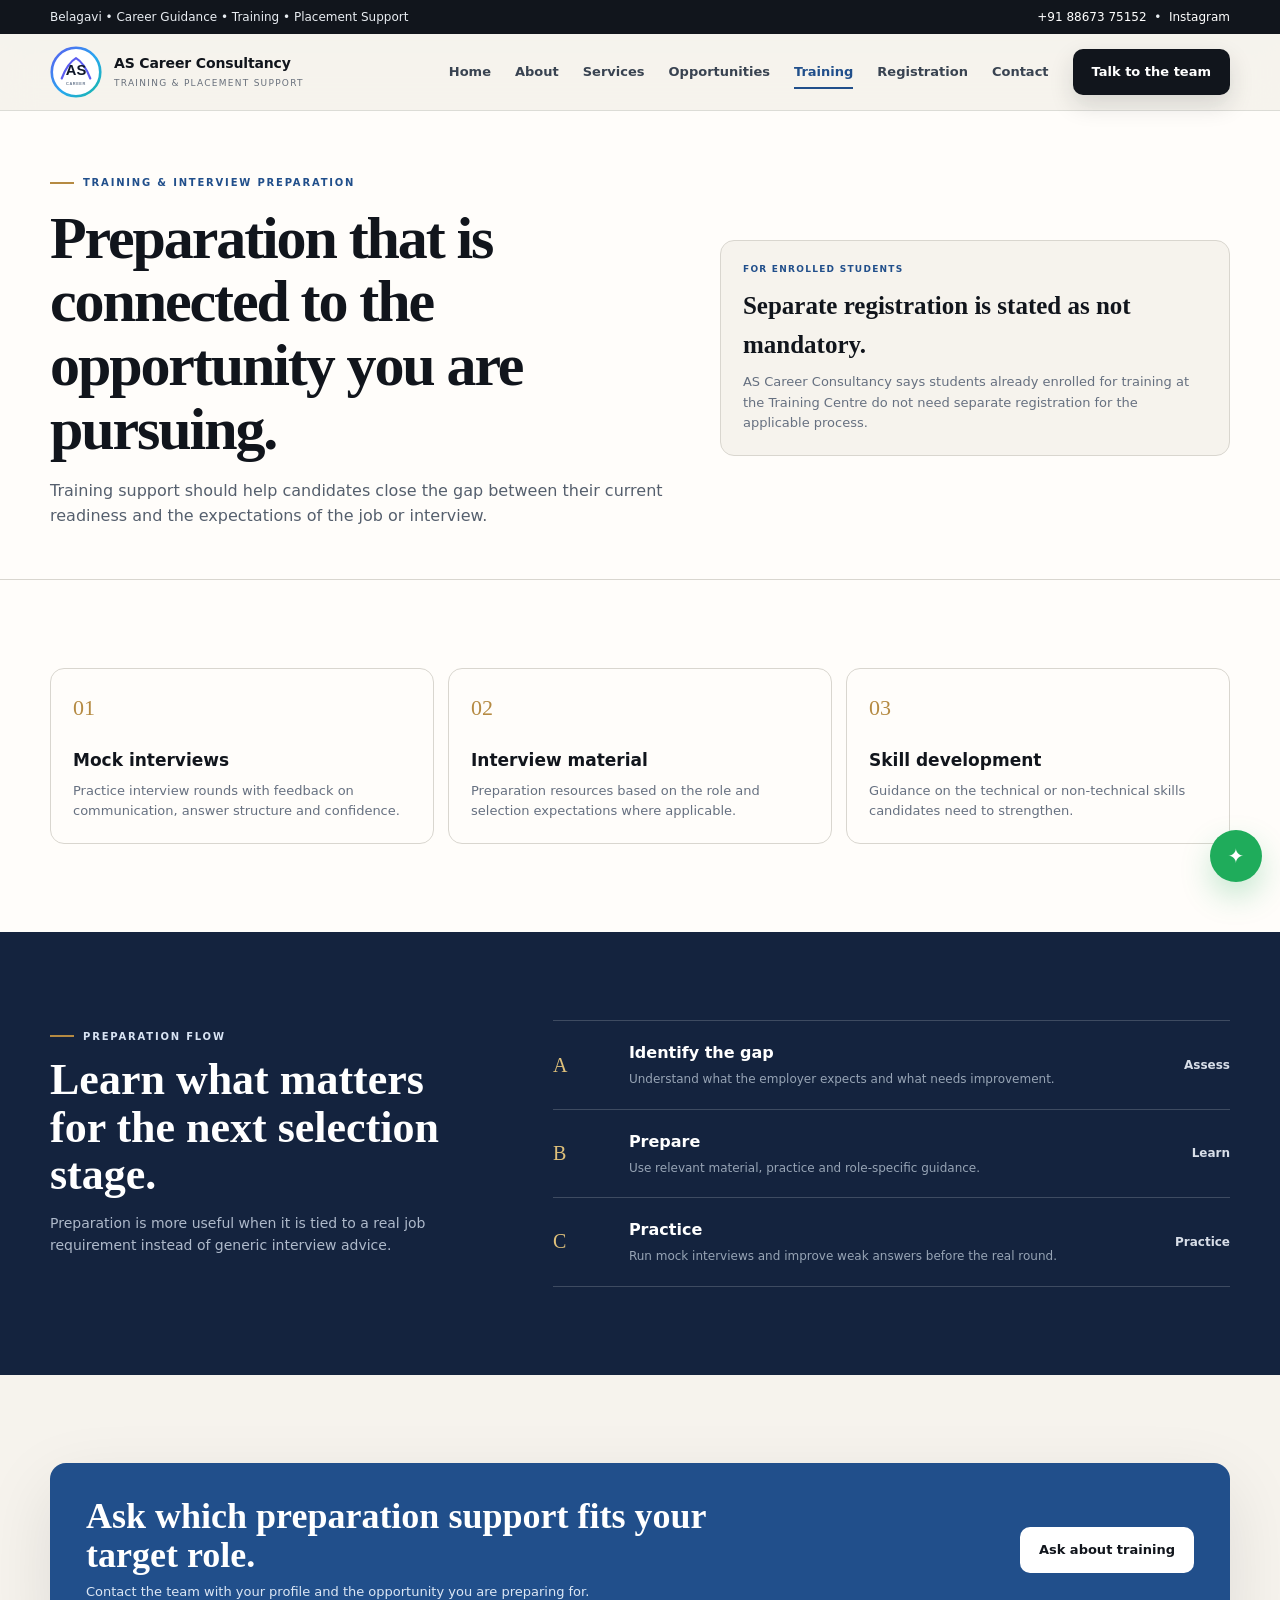
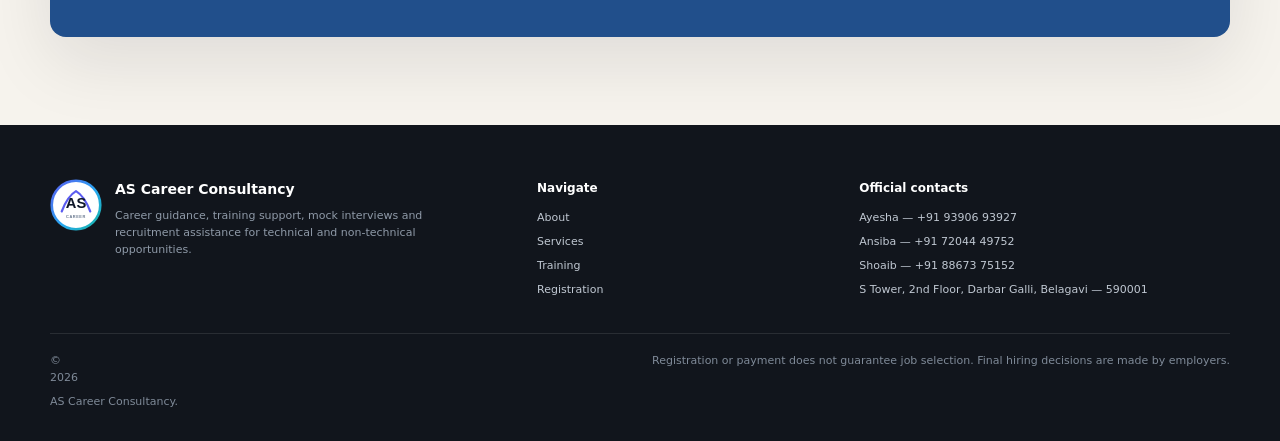
<file: training.html>
<!doctype html><html lang="en"><head><meta charset="utf-8"><meta name="viewport" content="width=device-width,initial-scale=1"><meta name="theme-color" content="#14233e"><meta name="description" content="AS Career Consultancy & Training Centre, Belagavi — career guidance, training, mock interviews and recruitment support."><title>Training | AS Career Consultancy</title><link rel="stylesheet" href="assets/styles.css"></head><body><div class="topline"><div class="container"><span>Belagavi • Career Guidance • Training • Placement Support</span><span><a href="tel:+918867375152">+91 88673 75152</a> &nbsp;•&nbsp; <a href="https://www.instagram.com/a_s_career_consultancy" target="_blank" rel="noopener">Instagram</a></span></div></div><header class="header"><div class="container nav"><a class="brand" href="index.html"><img src="assets/images/logo.svg" alt="AS Career Consultancy logo"><span><span class="brand-name">AS Career Consultancy</span><span class="brand-sub">Training & Placement Support</span></span></a><nav class="navlinks"><a href="index.html">Home</a><a href="about.html">About</a><a href="services.html">Services</a><a href="opportunities.html">Opportunities</a><a class="active" href="training.html">Training</a><a href="registration.html">Registration</a><a href="contact.html">Contact</a></nav><div class="nav-actions"><a class="btn btn-primary" href="contact.html">Talk to the team</a></div><button class="menu" aria-label="Open navigation"><span></span><span></span><span></span></button></div><div class="container mobile"><div class="mobile-box"><a href="index.html">Home</a><a href="about.html">About</a><a href="services.html">Services</a><a href="opportunities.html">Opportunities</a><a href="training.html">Training</a><a href="registration.html">Registration</a><a href="contact.html">Contact</a></div></div></header><main><section class="page-hero"><div class="container page-hero-grid"><div class="reveal"><div class="eyebrow">Training & Interview Preparation</div><h1>Preparation that is connected to the opportunity you are pursuing.</h1><p>Training support should help candidates close the gap between their current readiness and the expectations of the job or interview.</p></div><aside class="page-summary reveal"><div class="mini">For enrolled students</div><h3>Separate registration is stated as not mandatory.</h3><p>AS Career Consultancy says students already enrolled for training at the Training Centre do not need separate registration for the applicable process.</p></aside></div></section><section class="section white"><div class="container feature-list"><article class="feature reveal"><span class="n">01</span><h3>Mock interviews</h3><p>Practice interview rounds with feedback on communication, answer structure and confidence.</p></article><article class="feature reveal"><span class="n">02</span><h3>Interview material</h3><p>Preparation resources based on the role and selection expectations where applicable.</p></article><article class="feature reveal"><span class="n">03</span><h3>Skill development</h3><p>Guidance on the technical or non-technical skills candidates need to strengthen.</p></article></div></section><section class="section navy"><div class="container journey"><div class="journey-intro reveal"><div class="eyebrow" style="color:#d8e3f3">Preparation flow</div><h2>Learn what matters for the next selection stage.</h2><p>Preparation is more useful when it is tied to a real job requirement instead of generic interview advice.</p></div><div class="steps reveal"><div class="step"><span class="step-num">A</span><div><h3>Identify the gap</h3><p>Understand what the employer expects and what needs improvement.</p></div><b>Assess</b></div><div class="step"><span class="step-num">B</span><div><h3>Prepare</h3><p>Use relevant material, practice and role-specific guidance.</p></div><b>Learn</b></div><div class="step"><span class="step-num">C</span><div><h3>Practice</h3><p>Run mock interviews and improve weak answers before the real round.</p></div><b>Practice</b></div></div></div></section><section class="cta-band" style="padding-top:88px"><div class="container"><div class="cta-box reveal"><div><h2>Ask which preparation support fits your target role.</h2><p>Contact the team with your profile and the opportunity you are preparing for.</p></div><a class="btn btn-white" href="contact.html">Ask about training</a></div></div></section></main><footer class="footer"><div class="container footer-grid"><div class="footer-brand"><img src="assets/images/logo.svg" alt="AS Career Consultancy logo"><div><strong>AS Career Consultancy</strong><p>Career guidance, training support, mock interviews and recruitment assistance for technical and non-technical opportunities.</p></div></div><div><h4>Navigate</h4><a href="about.html">About</a><a href="services.html">Services</a><a href="training.html">Training</a><a href="registration.html">Registration</a></div><div><h4>Official contacts</h4><a href="tel:+919390693927">Ayesha — +91 93906 93927</a><a href="tel:+917204449752">Ansiba — +91 72044 49752</a><a href="tel:+918867375152">Shoaib — +91 88673 75152</a><span>S Tower, 2nd Floor, Darbar Galli, Belagavi — 590001</span></div></div><div class="container footer-bottom"><span>© <span id="year"></span> AS Career Consultancy.</span><span>Registration or payment does not guarantee job selection. Final hiring decisions are made by employers.</span></div></footer><a class="whatsapp" href="https://wa.me/918867375152" target="_blank" rel="noopener" aria-label="WhatsApp AS Career Consultancy">✦</a><script src="assets/main.js"></script></body></html>
</file>
<file: assets/styles.css>
:root{--bg:#f6f3ed;--paper:#fffdfa;--ink:#11151c;--ink-2:#1a2434;--navy:#14233e;--blue:#214f8b;--blue-soft:#e9f0f8;--brass:#b58a42;--brass-soft:#f3ead8;--sage:#dfe8e2;--muted:#667080;--line:#d9d6cf;--shadow:0 24px 70px rgba(17,21,28,.10);--shadow-sm:0 12px 30px rgba(17,21,28,.07);--max:1180px}*{box-sizing:border-box}html{scroll-behavior:smooth}body{margin:0;background:var(--bg);color:var(--ink);font-family:Inter,ui-sans-serif,system-ui,-apple-system,BlinkMacSystemFont,"Segoe UI",sans-serif;line-height:1.55;-webkit-font-smoothing:antialiased}a{color:inherit;text-decoration:none}img{display:block;max-width:100%}button,input,select,textarea{font:inherit}.container{width:min(var(--max),calc(100% - 40px));margin-inline:auto}.topline{background:var(--ink);color:#e9edf2;font-size:12px}.topline .container{min-height:34px;display:flex;align-items:center;justify-content:space-between;gap:18px}.topline a{color:#fff}.header{position:sticky;top:0;z-index:80;background:rgba(246,243,237,.92);backdrop-filter:blur(16px);border-bottom:1px solid rgba(17,21,28,.11)}.nav{min-height:76px;display:flex;align-items:center;gap:24px}.brand{display:flex;align-items:center;gap:12px;min-width:max-content}.brand img{width:52px;height:52px;object-fit:contain}.brand-name{display:block;font-size:14px;font-weight:850;letter-spacing:-.01em}.brand-sub{display:block;margin-top:2px;font-size:9px;letter-spacing:.14em;text-transform:uppercase;color:#69707c}.navlinks{margin-left:auto;display:flex;align-items:center;gap:24px}.navlinks a{font-size:13px;font-weight:700;color:#394351;position:relative;padding:26px 0}.navlinks a:after{content:"";position:absolute;left:0;right:100%;bottom:19px;height:2px;background:var(--blue);transition:.2s}.navlinks a:hover,.navlinks a.active{color:var(--blue)}.navlinks a:hover:after,.navlinks a.active:after{right:0}.nav-actions{display:flex;gap:10px}.btn{display:inline-flex;align-items:center;justify-content:center;gap:9px;min-height:46px;padding:0 18px;border-radius:10px;border:1px solid transparent;font-size:13px;font-weight:800;cursor:pointer;transition:.2s ease}.btn:hover{transform:translateY(-2px)}.btn-primary{background:var(--ink);color:white;box-shadow:0 10px 24px rgba(17,21,28,.14)}.btn-primary:hover{background:var(--blue)}.btn-brass{background:var(--brass);color:#fff}.btn-outline{border-color:#bfc1c5;background:transparent;color:var(--ink)}.btn-white{background:#fff;color:var(--ink)}.menu{display:none;margin-left:auto;width:44px;height:44px;border:1px solid var(--line);border-radius:10px;background:var(--paper)}.menu span{display:block;width:18px;height:2px;background:var(--ink);margin:4px auto}.mobile{display:none;padding:0 0 14px}.mobile.open{display:block}.mobile-box{padding:10px;background:var(--paper);border:1px solid var(--line);border-radius:14px;box-shadow:var(--shadow-sm);display:grid;gap:4px}.mobile-box a{padding:11px 12px;border-radius:8px;font-size:13px;font-weight:750}.mobile-box a:hover{background:var(--blue-soft)}.hero{position:relative;overflow:hidden;padding:68px 0 72px;background:linear-gradient(180deg,#fbfaf7 0%,#f5f1e8 100%);border-bottom:1px solid var(--line)}.hero:before{content:"";position:absolute;inset:0;background-image:linear-gradient(rgba(17,21,28,.035) 1px,transparent 1px),linear-gradient(90deg,rgba(17,21,28,.035) 1px,transparent 1px);background-size:48px 48px;mask-image:linear-gradient(to bottom,#000 0%,transparent 85%)}.hero-grid{position:relative;z-index:2;display:grid;grid-template-columns:1.02fr .98fr;gap:58px;align-items:center}.eyebrow{display:inline-flex;align-items:center;gap:9px;font-size:10px;font-weight:900;letter-spacing:.18em;text-transform:uppercase;color:var(--blue)}.eyebrow:before{content:"";width:24px;height:2px;background:var(--brass)}.hero h1,.page-hero h1{margin:15px 0 18px;font-family:Georgia,"Times New Roman",serif;font-weight:700;letter-spacing:-.035em;line-height:1.06;font-size:clamp(40px,5vw,60px)}.hero-copy>p,.page-hero p{max-width:650px;color:#555f6d;font-size:16px;margin:0}.hero-actions{display:flex;gap:12px;flex-wrap:wrap;margin-top:28px}.hero-proof{display:flex;gap:22px;flex-wrap:wrap;margin-top:30px;padding-top:20px;border-top:1px solid #cdc9c2}.proof-item{display:flex;align-items:center;gap:9px;color:#5c6673;font-size:12px;font-weight:650}.proof-item i{width:7px;height:7px;border-radius:50%;background:var(--brass);display:block}.career-board{position:relative;background:var(--paper);border:1px solid #c6c4bf;border-radius:18px;box-shadow:var(--shadow);padding:22px}.board-top{display:flex;align-items:center;justify-content:space-between;gap:14px;padding-bottom:16px;border-bottom:1px solid var(--line)}.board-top strong{font-size:14px}.live-pill{display:inline-flex;align-items:center;gap:7px;padding:6px 10px;border-radius:999px;background:var(--sage);color:#244c39;font-size:9px;font-weight:900;letter-spacing:.08em;text-transform:uppercase}.live-pill:before{content:"";width:6px;height:6px;border-radius:50%;background:#3f8b65}.board-list{display:grid;margin-top:8px}.board-row{display:grid;grid-template-columns:42px 1fr auto;gap:12px;align-items:center;padding:14px 0;border-bottom:1px solid var(--line)}.board-row:last-child{border-bottom:0}.board-num{width:36px;height:36px;border-radius:50%;display:grid;place-items:center;background:var(--ink);color:#fff;font-size:10px;font-weight:900}.board-row:nth-child(2) .board-num{background:var(--blue)}.board-row:nth-child(3) .board-num{background:var(--brass)}.board-row:nth-child(4) .board-num{background:#557768}.board-row strong{display:block;font-size:13px}.board-row span{display:block;font-size:11px;color:var(--muted);margin-top:2px}.row-state{font-size:9px!important;color:var(--blue)!important;font-weight:900!important;text-transform:uppercase;letter-spacing:.08em!important}.board-callout{position:absolute;right:-18px;bottom:-24px;width:230px;background:var(--navy);color:#fff;border-radius:12px;padding:14px 15px;box-shadow:var(--shadow-sm);font-size:11px;line-height:1.45}.board-callout b{display:block;color:#f0d89b;margin-bottom:4px}.section{padding:88px 0}.section.white{background:var(--paper)}.section.navy{background:var(--navy);color:white}.section-head{display:grid;grid-template-columns:.9fr 1.1fr;gap:48px;align-items:end;margin-bottom:34px}.section-head h2{margin:11px 0 0;font-family:Georgia,"Times New Roman",serif;font-size:clamp(30px,4vw,46px);line-height:1.08;letter-spacing:-.03em}.section-head p{margin:0;color:var(--muted);font-size:14px;max-width:590px}.section.navy .section-head p{color:#aeb9ca}.service-grid{display:grid;grid-template-columns:repeat(4,1fr);gap:14px}.service-card{background:var(--paper);border:1px solid var(--line);border-radius:14px;padding:22px;min-height:245px;display:flex;flex-direction:column;transition:.22s;box-shadow:0 6px 16px rgba(17,21,28,.035)}.service-card:hover{transform:translateY(-5px);box-shadow:var(--shadow-sm);border-color:#b7b1a6}.service-icon{width:42px;height:42px;border:1px solid #b6c3d5;border-radius:10px;background:var(--blue-soft);display:grid;place-items:center;color:var(--blue);font-weight:900;margin-bottom:32px}.service-card h3{margin:0 0 9px;font-size:17px}.service-card p{margin:0;color:var(--muted);font-size:13px}.service-card a{margin-top:auto;padding-top:20px;font-size:12px;color:var(--blue);font-weight:850}.journey{display:grid;grid-template-columns:.78fr 1.22fr;gap:70px;align-items:start}.journey-intro h2{font-family:Georgia,"Times New Roman",serif;font-size:44px;line-height:1.08;margin:11px 0 14px}.journey-intro p{color:#aeb9ca;font-size:14px;margin:0}.journey-note{margin-top:24px;border:1px solid rgba(255,255,255,.16);padding:15px;border-radius:12px;color:#c8d1de;font-size:12px}.steps{border-top:1px solid rgba(255,255,255,.18)}.step{display:grid;grid-template-columns:60px 1fr auto;gap:16px;align-items:center;padding:20px 0;border-bottom:1px solid rgba(255,255,255,.18)}.step-num{font-family:Georgia,serif;color:#dfc07a;font-size:20px}.step h3{font-size:16px;margin:0 0 4px}.step p{margin:0;color:#97a4b5;font-size:12px}.step b{color:#d8dee8;font-size:12px}.tracks{display:grid;grid-template-columns:repeat(3,1fr);gap:14px}.track{border:1px solid var(--line);border-radius:14px;padding:24px;background:var(--paper);min-height:250px;position:relative;overflow:hidden}.track:after{content:"";position:absolute;right:-40px;top:-40px;width:120px;height:120px;border-radius:50%;background:var(--blue-soft)}.track:nth-child(2):after{background:var(--brass-soft)}.track:nth-child(3):after{background:var(--sage)}.track .label{position:relative;z-index:2;font-size:9px;letter-spacing:.14em;text-transform:uppercase;color:var(--muted);font-weight:900}.track h3{position:relative;z-index:2;font-family:Georgia,serif;font-size:26px;margin:44px 0 10px}.track p{position:relative;z-index:2;color:var(--muted);font-size:13px;max-width:300px}.track a{position:relative;z-index:2;display:inline-block;margin-top:18px;font-size:12px;font-weight:850;color:var(--blue)}.fee-wrap{display:grid;grid-template-columns:1fr .95fr;gap:22px;align-items:stretch}.fee-explainer{background:var(--paper);border:1px solid var(--line);border-radius:16px;padding:26px}.fee-explainer h2{font-family:Georgia,serif;font-size:39px;line-height:1.08;margin:12px 0 14px}.fee-explainer>p{color:var(--muted);font-size:13px}.checks{list-style:none;padding:0;margin:20px 0 0;display:grid;gap:10px}.checks li{display:flex;gap:10px;font-size:12px;color:#46515f}.checks li:before{content:"✓";width:22px;height:22px;border-radius:50%;background:var(--sage);display:grid;place-items:center;color:#2c6248;font-weight:900;flex:0 0 auto}.fee-card{background:var(--ink);color:white;border-radius:16px;padding:26px;box-shadow:var(--shadow)}.fee-card .small{font-size:9px;letter-spacing:.14em;text-transform:uppercase;color:#bdc6d2;font-weight:900}.fee-card h3{font-family:Georgia,serif;font-size:28px;line-height:1.1;margin:12px 0 18px}.money{display:flex;justify-content:space-between;gap:18px;padding:12px 0;border-bottom:1px solid rgba(255,255,255,.15);font-size:12px;color:#ccd4df}.money strong{color:white;font-size:16px}.money.total{border-bottom:0;padding-top:17px}.money.total strong{font-size:24px;color:#e1c27c}.fee-warning{margin-top:16px;padding:13px 14px;border-radius:10px;background:#283142;color:#d7deea;font-size:11px;line-height:1.5}.fee-warning b{color:#f0d89b}.team-grid{display:grid;grid-template-columns:.82fr 1.18fr;gap:54px;align-items:center}.team-copy h2{font-family:Georgia,serif;font-size:42px;line-height:1.08;margin:11px 0 14px}.team-copy p{color:var(--muted);font-size:14px}.team-list{display:grid;gap:10px}.person{display:grid;grid-template-columns:48px 1fr auto;gap:14px;align-items:center;padding:15px;border:1px solid var(--line);border-radius:12px;background:var(--paper)}.avatar{width:48px;height:48px;border-radius:12px;background:var(--blue-soft);display:grid;place-items:center;color:var(--blue);font-weight:900;font-size:12px}.person:nth-child(2) .avatar{background:var(--brass-soft);color:#805f29}.person:nth-child(3) .avatar{background:var(--sage);color:#315845}.person strong{display:block;font-size:13px}.person span{display:block;color:var(--muted);font-size:11px;margin-top:2px}.person b{font-size:11px;color:var(--blue)}.cta-band{padding:0 0 88px}.cta-box{display:grid;grid-template-columns:1.2fr .8fr;gap:24px;align-items:center;background:var(--blue);color:#fff;border-radius:16px;padding:34px 36px;box-shadow:var(--shadow)}.cta-box h2{font-family:Georgia,serif;font-size:36px;line-height:1.08;margin:0 0 8px}.cta-box p{margin:0;color:#dce7f5;font-size:13px}.cta-box .btn{justify-self:end}.page-hero{padding:56px 0 50px;background:var(--paper);border-bottom:1px solid var(--line)}.page-hero-grid{display:grid;grid-template-columns:1fr .82fr;gap:48px;align-items:center}.page-summary{background:var(--bg);border:1px solid var(--line);border-radius:14px;padding:22px}.page-summary .mini{font-size:9px;text-transform:uppercase;letter-spacing:.14em;color:var(--blue);font-weight:900}.page-summary h3{font-family:Georgia,serif;font-size:25px;margin:10px 0 8px}.page-summary p{font-size:13px;color:var(--muted);margin:0}.feature-list{display:grid;grid-template-columns:repeat(3,1fr);gap:14px}.feature{padding:22px;background:var(--paper);border:1px solid var(--line);border-radius:14px}.feature .n{font-family:Georgia,serif;font-size:22px;color:var(--brass)}.feature h3{font-size:17px;margin:22px 0 8px}.feature p{margin:0;color:var(--muted);font-size:13px}.contact-layout{display:grid;grid-template-columns:.9fr 1.1fr;gap:18px}.contact-card,.form-card{background:var(--paper);border:1px solid var(--line);border-radius:15px;padding:24px}.contact-card h2,.form-card h2{font-family:Georgia,serif;font-size:32px;margin:10px 0 10px}.contact-card>p,.form-card>p{color:var(--muted);font-size:13px}.contact-list{display:grid;gap:10px;margin-top:20px}.contact-item{padding:14px;border:1px solid var(--line);border-radius:10px;background:#faf9f6}.contact-item strong{display:block;font-size:13px}.contact-item span{display:block;color:var(--muted);font-size:11px;margin-top:2px}.contact-item a{display:inline-block;margin-top:7px;color:var(--blue);font-size:12px;font-weight:850}.office{margin-top:16px;padding:15px;border-radius:10px;background:var(--blue-soft);font-size:12px;color:#35465e}.form-grid{display:grid;grid-template-columns:1fr 1fr;gap:12px;margin-top:18px}.field{font-size:11px;font-weight:800;color:#3d4654}.field input,.field select,.field textarea{width:100%;margin-top:7px;border:1px solid #cfd2d7;border-radius:9px;background:#fff;padding:12px 13px;outline:none}.field textarea{min-height:120px;resize:vertical}.field input:focus,.field select:focus,.field textarea:focus{border-color:var(--blue);box-shadow:0 0 0 3px rgba(33,79,139,.09)}.field.full,.consent{grid-column:1/-1}.consent{display:flex;gap:9px;align-items:flex-start;color:var(--muted);font-size:11px}.consent input{margin-top:3px}.faq{display:grid;gap:10px}details{background:var(--paper);border:1px solid var(--line);border-radius:12px}summary{list-style:none;display:flex;justify-content:space-between;gap:18px;padding:17px 18px;font-size:13px;font-weight:850;cursor:pointer}summary::-webkit-details-marker{display:none}summary b{color:var(--blue);font-size:18px}details p{margin:0;padding:0 18px 18px;color:var(--muted);font-size:12px}.footer{background:var(--ink);color:#c0c8d2;padding:54px 0 24px}.footer-grid{display:grid;grid-template-columns:1.1fr .7fr .9fr;gap:34px}.footer-brand{display:flex;gap:13px;align-items:flex-start}.footer-brand img{width:52px;height:52px}.footer-brand strong{color:#fff;display:block;font-size:14px}.footer-brand p{margin:7px 0 0;font-size:11px;color:#8f9aa8;max-width:330px}.footer h4{color:#fff;font-size:12px;margin:0 0 12px}.footer a,.footer span{display:block;font-size:11px;margin-bottom:7px}.footer-bottom{margin-top:28px;padding-top:18px;border-top:1px solid rgba(255,255,255,.1);display:flex;justify-content:space-between;gap:18px;flex-wrap:wrap;color:#7f8a98;font-size:10px}.whatsapp{position:fixed;right:18px;bottom:18px;z-index:70;width:52px;height:52px;border-radius:50%;background:#1fac5b;color:white;display:grid;place-items:center;box-shadow:0 14px 30px rgba(31,172,91,.25);font-size:20px}.reveal{opacity:0;transform:translateY(16px);transition:.6s ease}.reveal.show{opacity:1;transform:none}@media(max-width:1020px){.navlinks{display:none}.menu{display:block}.nav-actions{display:none}.hero-grid,.section-head,.journey,.fee-wrap,.team-grid,.page-hero-grid,.contact-layout,.cta-box,.footer-grid{grid-template-columns:1fr}.service-grid{grid-template-columns:repeat(2,1fr)}.feature-list{grid-template-columns:1fr 1fr}.cta-box .btn{justify-self:start}.board-callout{right:10px}.hero-grid{gap:40px}}@media(max-width:700px){.topline{display:none}.container{width:min(100% - 28px,var(--max))}.nav{min-height:68px}.brand img{width:46px;height:46px}.hero{padding:44px 0 58px}.hero h1,.page-hero h1{font-size:39px}.hero-actions{display:grid}.hero-actions .btn{width:100%}.hero-proof{gap:12px}.career-board{padding:17px}.board-callout{position:relative;right:auto;bottom:auto;width:auto;margin-top:12px}.service-grid,.tracks,.feature-list,.form-grid{grid-template-columns:1fr}.section{padding:70px 0}.journey-intro h2,.fee-explainer h2,.team-copy h2{font-size:34px}.step{grid-template-columns:44px 1fr}.step b{display:none}.field.full,.consent{grid-column:auto}.cta-box{padding:26px}.cta-box h2{font-size:30px}}@media(prefers-reduced-motion:reduce){*{scroll-behavior:auto!important;animation:none!important;transition:none!important}.reveal{opacity:1;transform:none}}
</file>
